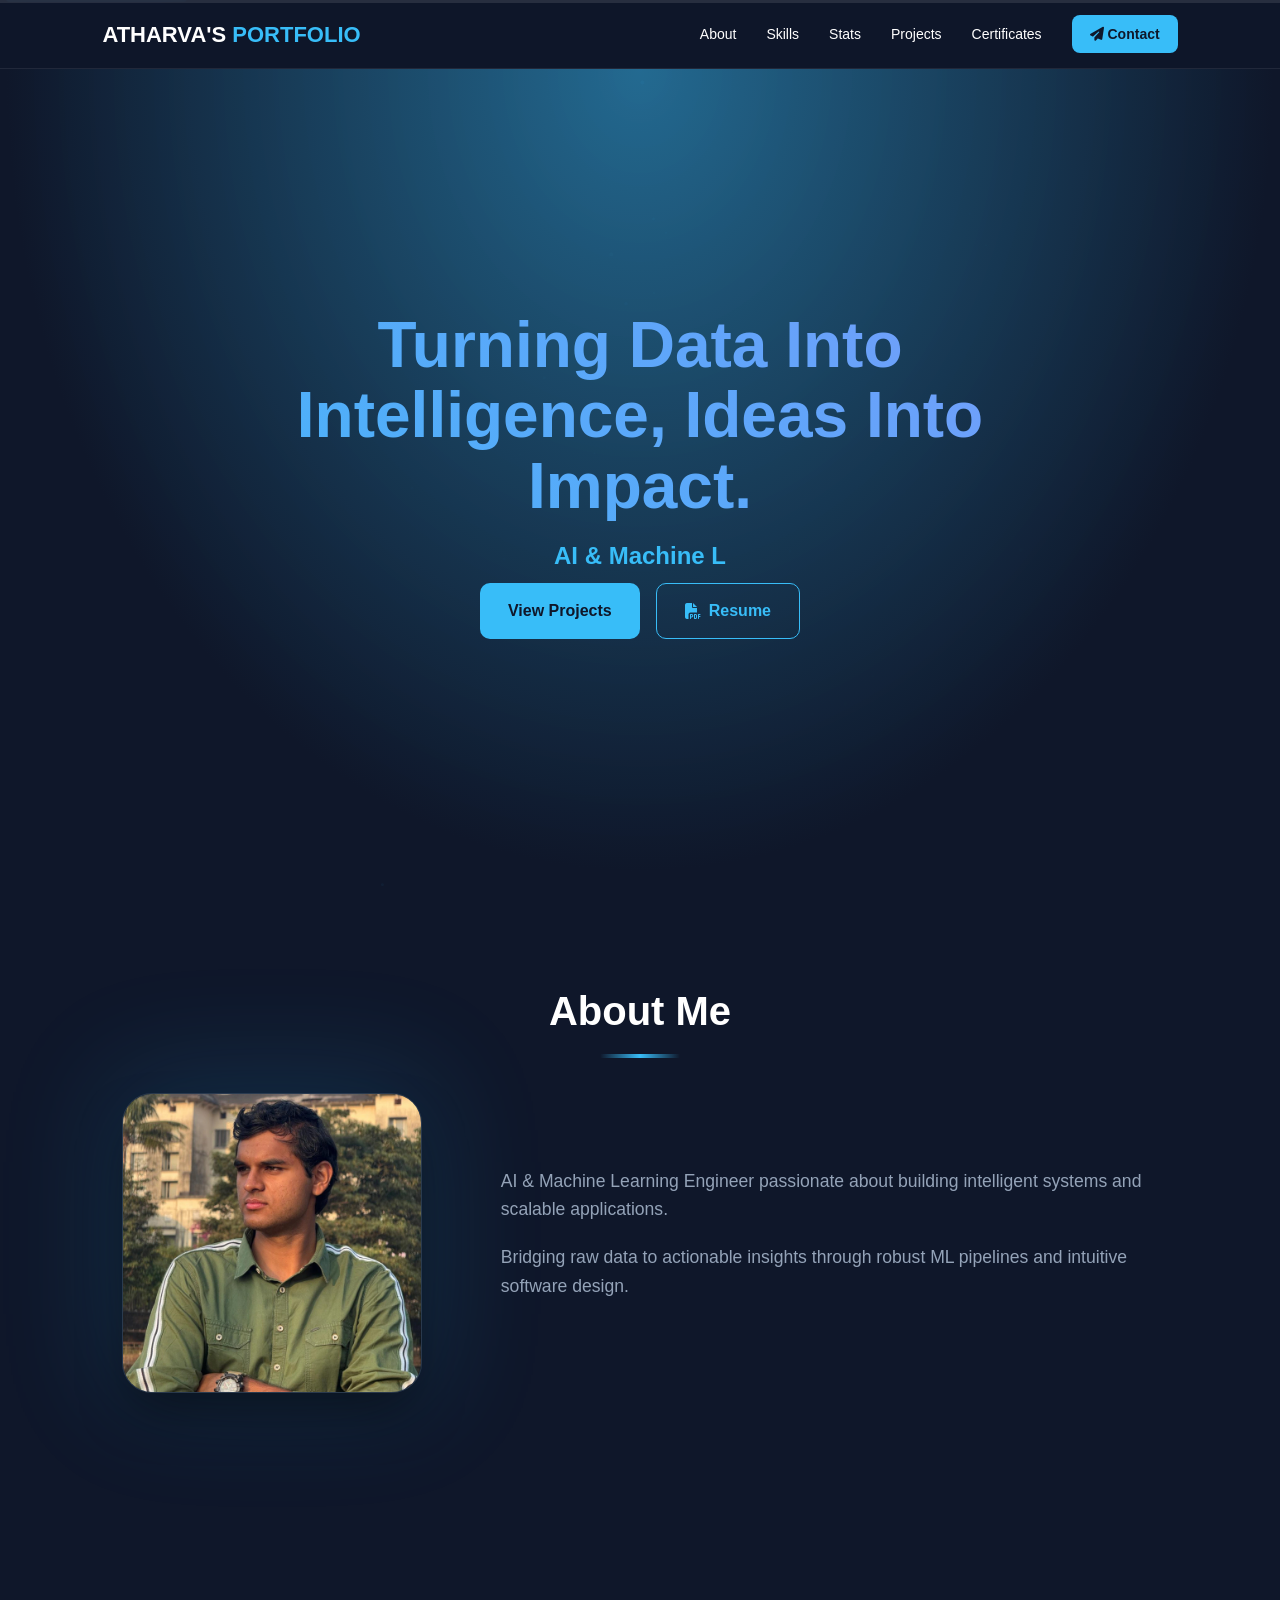
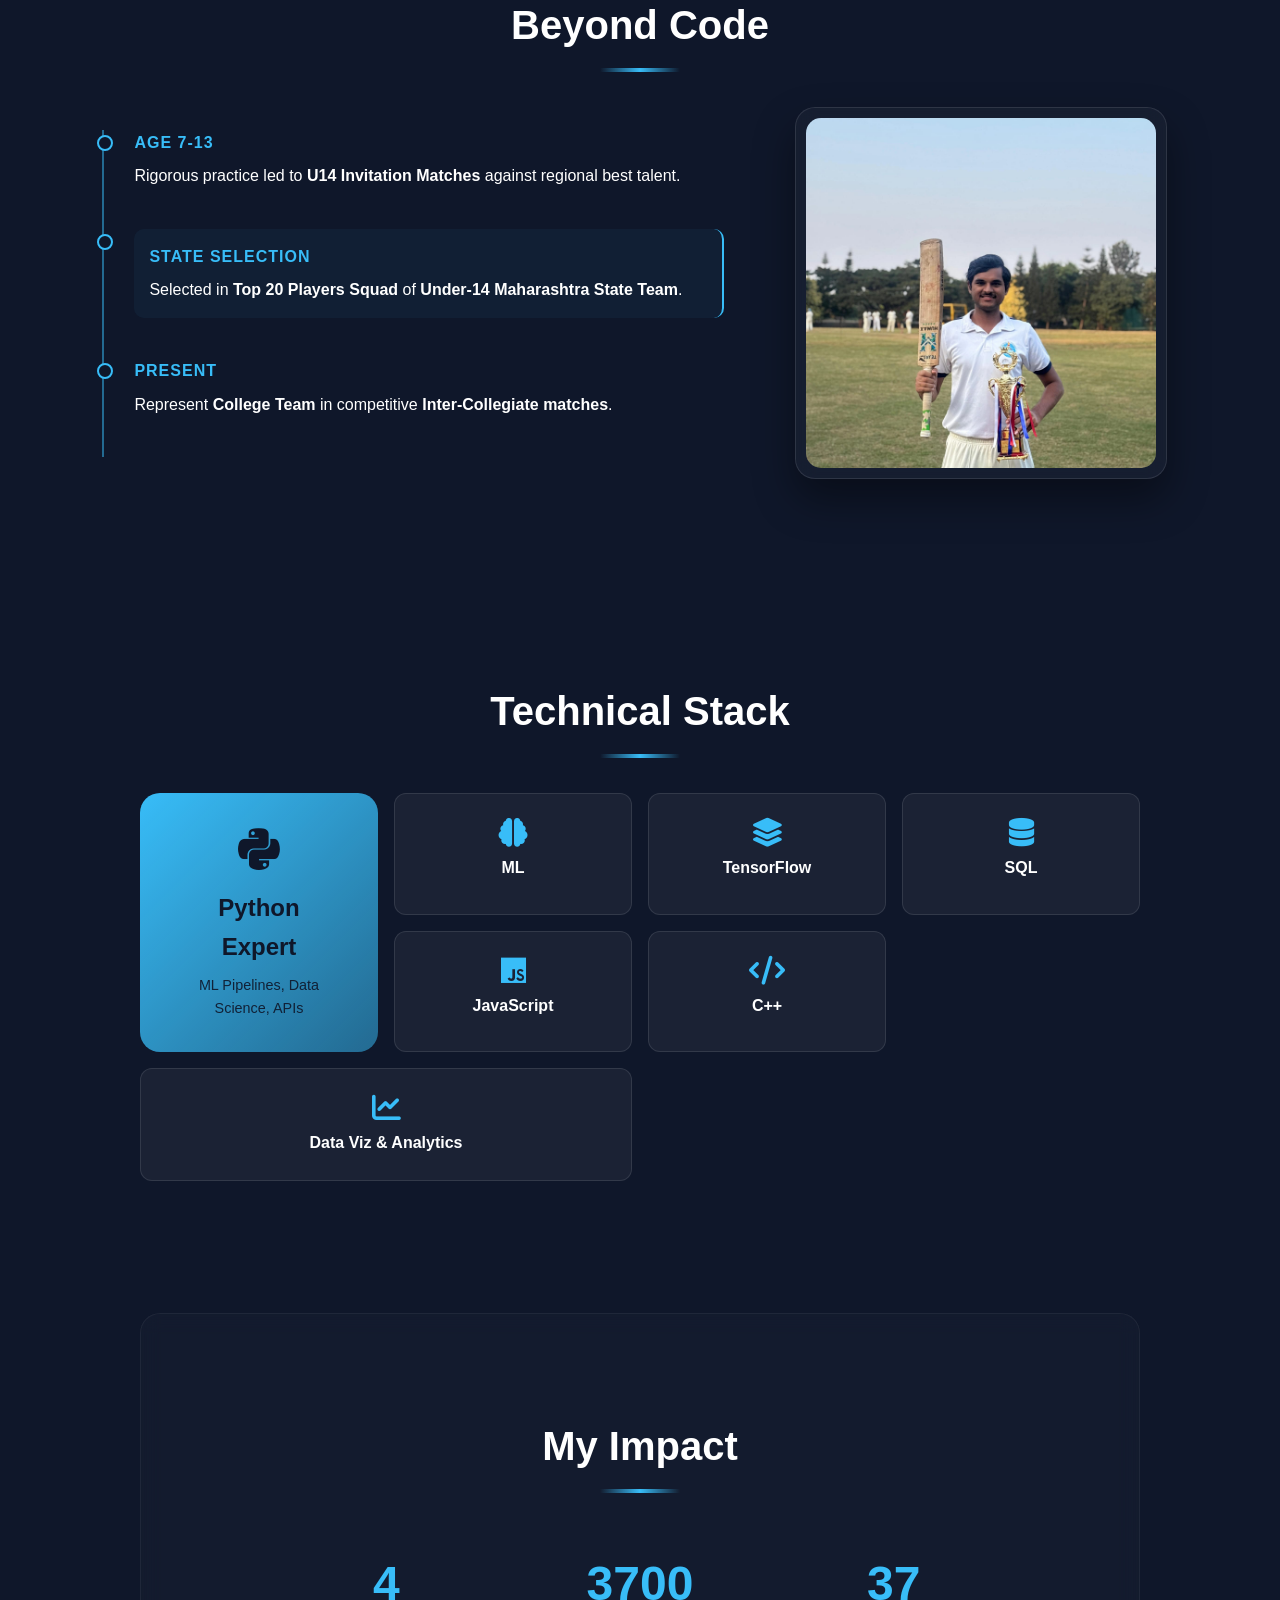
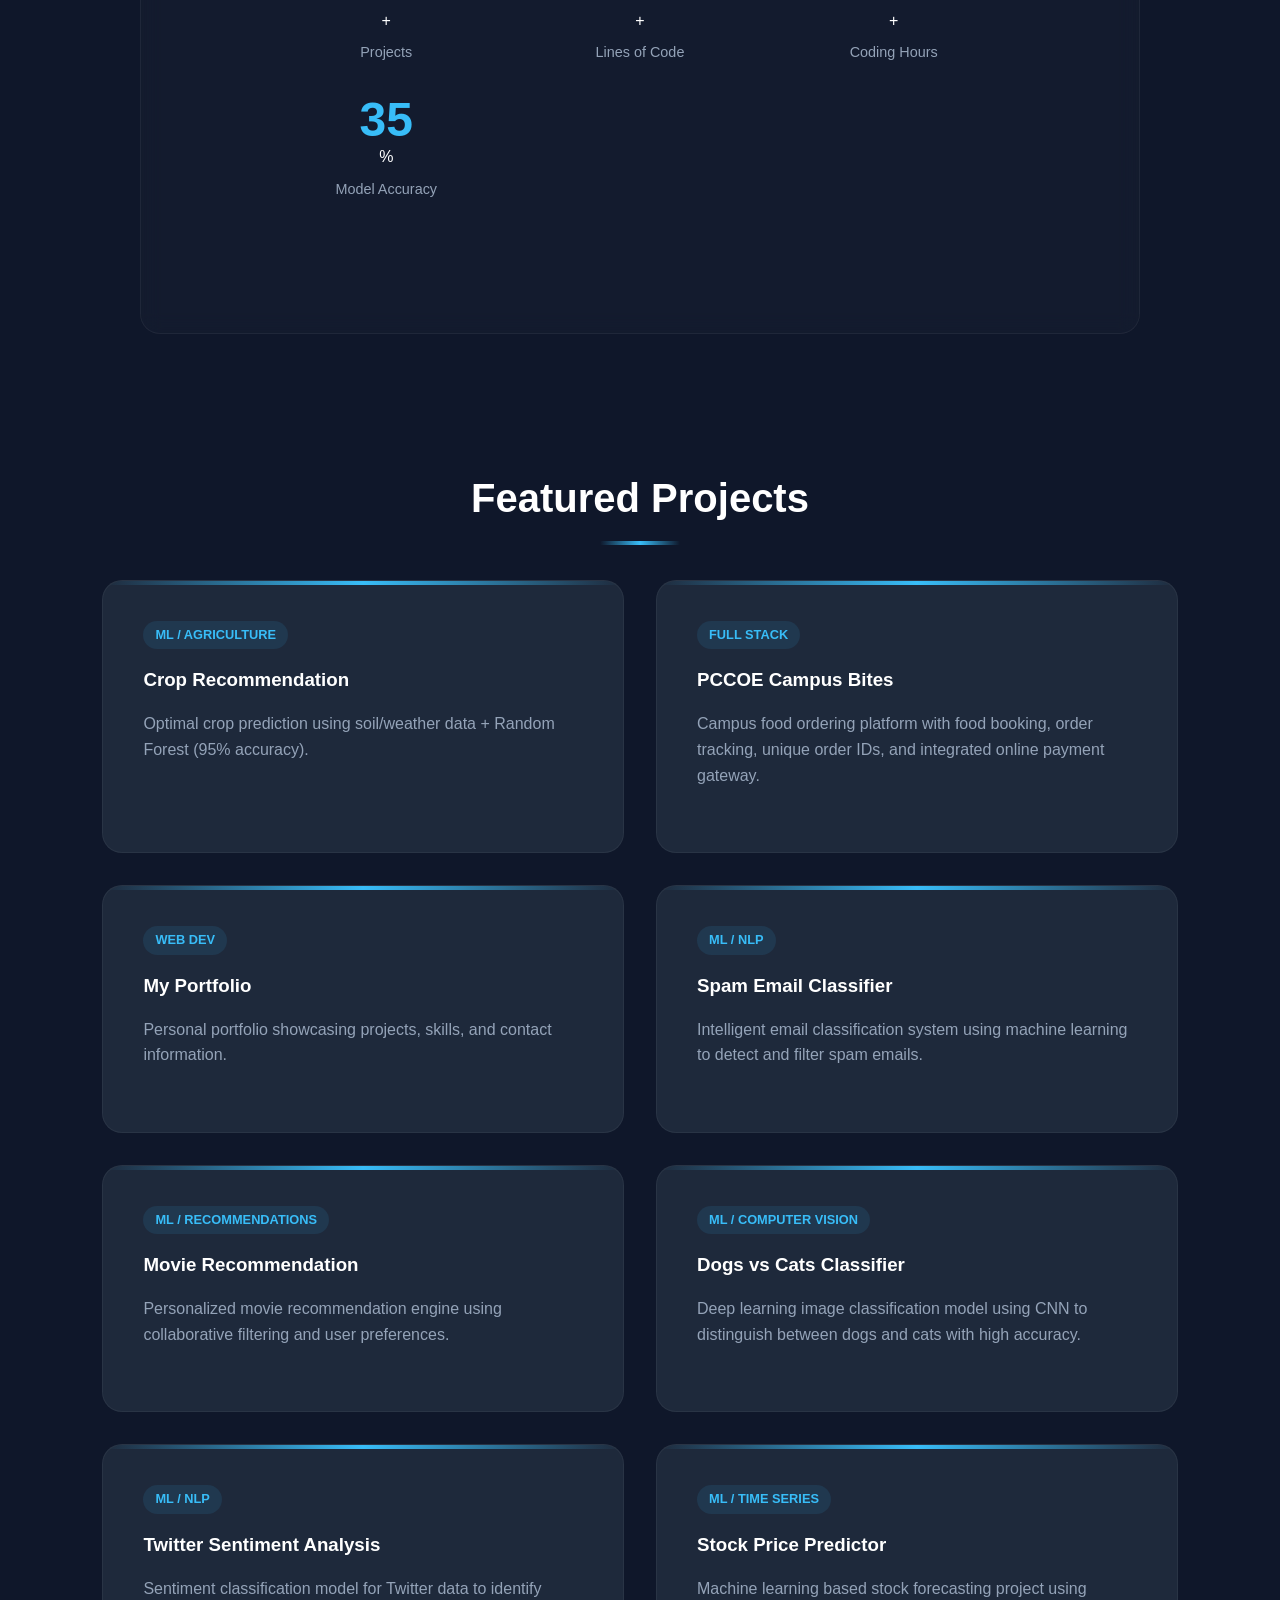
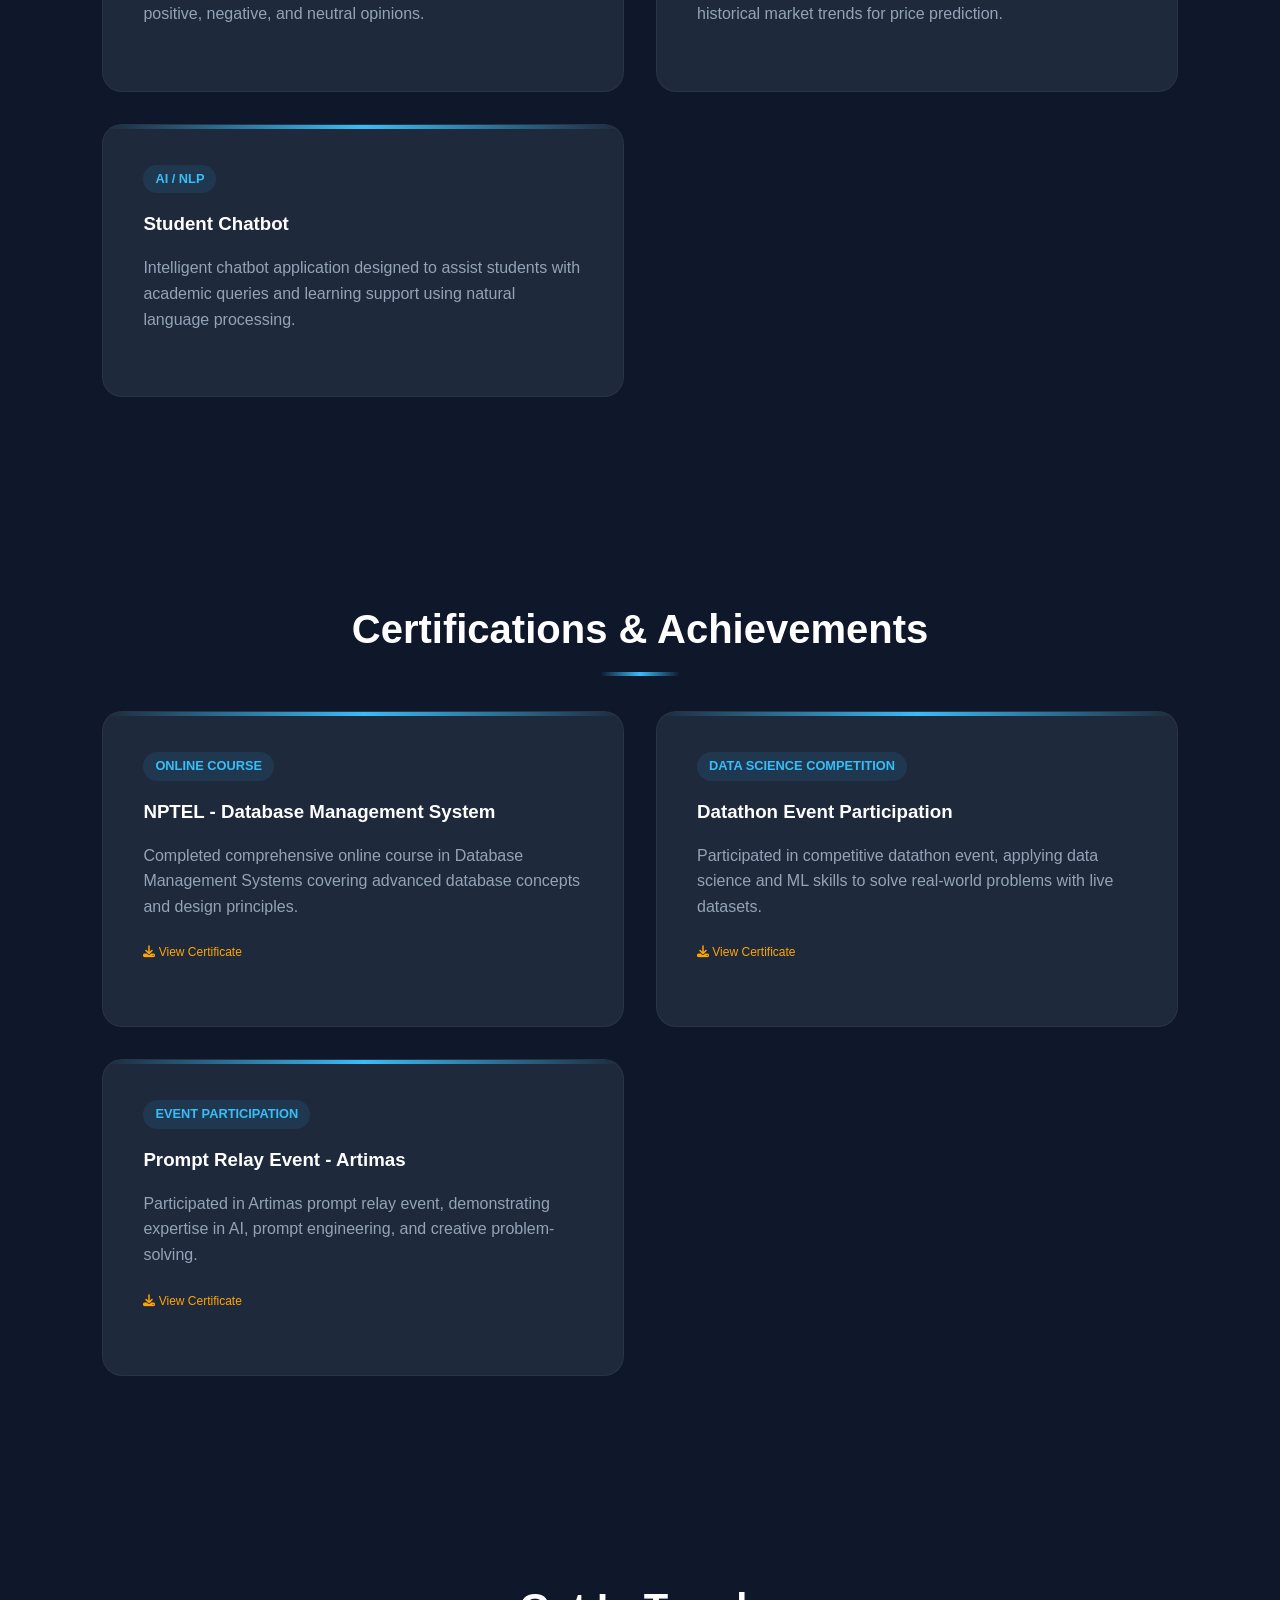
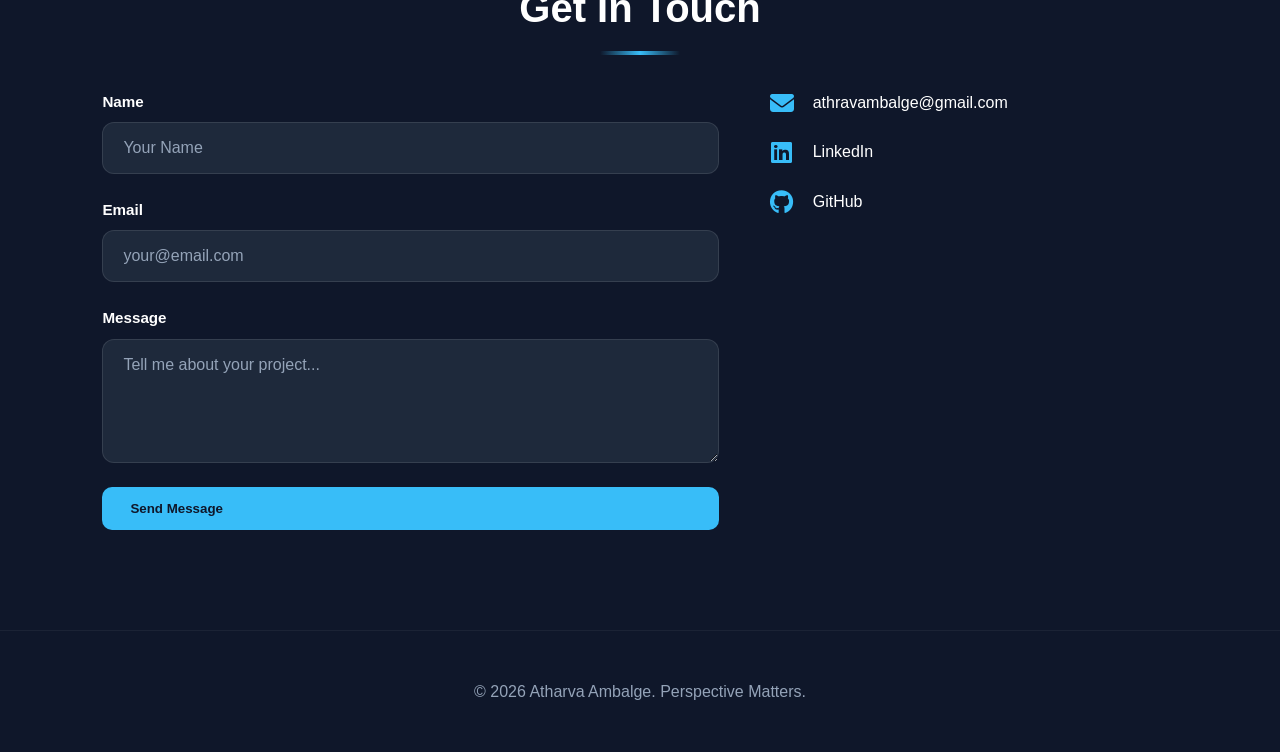
<file: index.html>
<!DOCTYPE html>
<html lang="en">
<head>
    <meta charset="UTF-8">
    <meta name="viewport" content="width=device-width, initial-scale=1.0">
    <meta name="description" content="Atharva Ambalge - AI & ML Engineer | Building intelligent systems with Python, TensorFlow, and modern web technologies.">
    <meta property="og:title" content="Atharva Ambalge | AI & ML Engineer">
    <meta property="og:description" content="Passionate about AI, ML, and solving real-world problems with data-driven solutions.">
    <meta property="og:image" content="atharva.jpeg">
    <title>Atharva Ambalge | AI & ML Engineer</title>
    <link rel="stylesheet" href="https://cdnjs.cloudflare.com/ajax/libs/font-awesome/6.5.1/css/all.min.css">
    <link rel="stylesheet" href="portfolio.css">
</head>
<body>
    <!-- Scroll Progress Bar -->
    <div class="progress-bar"><div class="progress"></div></div>
    
    <!-- Skip link -->
    <a href="#main-content" class="skip-link">Skip to main content</a>

    <!-- Particles Canvas -->
    <canvas id="particles"></canvas>

    <!-- Mobile nav toggle -->
    <input type="checkbox" id="nav-toggle" class="nav-toggle">
    
    <nav>
        <div class="logo">ATHARVA'S<span> PORTFOLIO</span></div>
        <div class="links">
            <a href="#about">About</a>
            <a href="#skills">Skills</a>
            <a href="#stats">Stats</a>
            <a href="#projects">Projects</a>
            <a href="#certificates">Certificates</a>
            <a href="#contact" class="btn-sm"><i class="fa-solid fa-paper-plane"></i> Contact</a>
        </div>
        <label for="nav-toggle" class="hamburger">
            <span></span><span></span><span></span>
        </label>
    </nav>

    <header class="hero">
        <div class="hero-content">
            <h1>Turning Data Into Intelligence, Ideas Into Impact.</h1>
            <p id="typewriter-text" aria-live="polite"></p>
            <div class="hero-btns">
                <a href="#projects" class="btn-primary">View Projects</a>
                <a href="resume.html" class="btn-secondary" target="_blank"><i class="fa-solid fa-file-pdf"></i> Resume</a>
            </div>
        </div>
    </header>

    <main id="main-content">
        <section id="about" class="fade-in">
            <h2>About Me</h2>
            <div class="about-container">
                <div class="about-image">
                    <img src="atharva.jpeg" alt="Atharva Ambalge, AI & ML Engineer" loading="lazy">
                </div>
                <div class="about-content">
                    <p class="about-text">AI & Machine Learning Engineer passionate about building intelligent systems and scalable applications.</p>
                    <p class="about-text">Bridging raw data to actionable insights through robust ML pipelines and intuitive software design.</p>
                </div>
            </div>
        </section>

        <section id="cricket" class="fade-in">
            <h2>Beyond Code</h2>
            <div class="cricket-container">
                <div class="cricket-content">
                    <div class="timeline-item">
                        <div class="timeline-year">Age 7-13</div>
                        <p>Rigorous practice led to <strong>U14 Invitation Matches</strong> against regional best talent.</p>
                    </div>
                    <div class="timeline-item highlight">
                        <div class="timeline-year">State Selection</div>
                        <p>Selected in <strong>Top 20 Players Squad</strong> of <strong>Under-14 Maharashtra State Team</strong>.</p>
                    </div>
                    <div class="timeline-item">
                        <div class="timeline-year">Present</div>
                        <p>Represent <strong>College Team</strong> in competitive <strong>Inter-Collegiate matches</strong>.</p>
                    </div>
                </div>
                <div class="cricket-image">
                    <div class="glass-frame">
                        <img src="atharva1.jpeg" alt="Atharva cricket journey" loading="lazy">
                    </div>
                </div>
            </div>
        </section>

        <section id="skills" class="fade-in">
            <h2>Technical Stack</h2>
            
            <div class="skills-bento">
                <div class="skills-hero">
                    <i class="fa-brands fa-python"></i>
                    <h3>Python<br>Expert</h3>
                    <p>ML Pipelines, Data Science, APIs</p>
                </div>
                <div class="skill-item"><i class="fa-solid fa-brain"></i><span>ML</span></div>
                <div class="skill-item"><i class="fa-solid fa-layer-group"></i><span>TensorFlow</span></div>
                <div class="skill-item"><i class="fa-solid fa-database"></i><span>SQL</span></div>
                <div class="skill-item"><i class="fa-brands fa-js"></i><span>JavaScript</span></div>
                <div class="skill-item"><i class="fa-solid fa-code"></i><span>C++</span></div>
                <div class="skill-item skills-span-2">
                    <i class="fa-solid fa-chart-line"></i>
                    <span>Data Viz & Analytics</span>
                </div>
            </div>
        </section>

        
        <section id="stats" class="fade-in stats-section">
            <h2>My Impact</h2>
            <div class="stats-grid">
                <div class="stat-item">
                    <span id="projects-count">0</span>+
                    <div>Projects</div>
                </div>
                <div class="stat-item">
                    <span id="lines-count">0</span>+
                    <div>Lines of Code</div>
                </div>
                <div class="stat-item">
                    <span id="hours-count">0</span>+
                    <div>Coding Hours</div>
                </div>
                <div class="stat-item">
                    <span id="accuracy-count">0</span>%
                    <div>Model Accuracy</div>
                </div>
            </div>
        </section>

        <section id="projects" class="fade-in">
            <h2>Featured Projects</h2>
            <div class="grid-container">
                <a href="https://github.com/athravambalge-boop/Crop-Recommendation-System-ML" target="_blank" rel="noopener" class="card" tabindex="0">
                    <div class="card-tag">ML / Agriculture</div>
                    <h3>Crop Recommendation</h3>
                    <p>Optimal crop prediction using soil/weather data + Random Forest (95% accuracy).</p>
                </a>
                <a href="https://github.com/athravambalge-boop/FSDProject" target="_blank" rel="noopener" class="card" tabindex="0">
                    <div class="card-tag">Full Stack</div>
                    <h3>PCCOE Campus Bites</h3>
                    <p>Campus food ordering platform with food booking, order tracking, unique order IDs, and integrated online payment gateway.</p>
                </a>
                <a href="https://github.com/athravambalge-boop/My-Portfolio" target="_blank" rel="noopener" class="card" tabindex="0">
                    <div class="card-tag">Web Dev</div>
                    <h3>My Portfolio</h3>
                    <p>Personal portfolio showcasing projects, skills, and contact information.</p>
                </a>
                <a href="https://github.com/athravambalge-boop/Spam-Email-Classifier-Using-ML" target="_blank" rel="noopener" class="card" tabindex="0">
                    <div class="card-tag">ML / NLP</div>
                    <h3>Spam Email Classifier</h3>
                    <p>Intelligent email classification system using machine learning to detect and filter spam emails.</p>
                </a>
                <a href="https://github.com/athravambalge-boop/Movie-Recommendation-System" target="_blank" rel="noopener" class="card" tabindex="0">
                    <div class="card-tag">ML / Recommendations</div>
                    <h3>Movie Recommendation</h3>
                    <p>Personalized movie recommendation engine using collaborative filtering and user preferences.</p>
                </a>
                <a href="https://github.com/athravambalge-boop/Image-Classifier-ML" target="_blank" rel="noopener" class="card" tabindex="0">
                    <div class="card-tag">ML / Computer Vision</div>
                    <h3>Dogs vs Cats Classifier</h3>
                    <p>Deep learning image classification model using CNN to distinguish between dogs and cats with high accuracy.</p>
                </a>
                <a href="https://github.com/athravambalge-boop/Sentiment-Analysis-Twitter" target="_blank" rel="noopener" class="card" tabindex="0">
                    <div class="card-tag">ML / NLP</div>
                    <h3>Twitter Sentiment Analysis</h3>
                    <p>Sentiment classification model for Twitter data to identify positive, negative, and neutral opinions.</p>
                </a>
                <a href="https://github.com/athravambalge-boop/Stock-Price-Predictor" target="_blank" rel="noopener" class="card" tabindex="0">
                    <div class="card-tag">ML / Time Series</div>
                    <h3>Stock Price Predictor</h3>
                    <p>Machine learning based stock forecasting project using historical market trends for price prediction.</p>
                </a>
                <a href="https://github.com/athravambalge-boop/Chatbot" target="_blank" rel="noopener" class="card" tabindex="0">
                    <div class="card-tag">AI / NLP</div>
                    <h3>Student Chatbot</h3>
                    <p>Intelligent chatbot application designed to assist students with academic queries and learning support using natural language processing.</p>
                </a>
            </div>
        </section>

        <section id="certificates" class="fade-in">
            <h2>Certifications & Achievements</h2>
            <div class="grid-container">
                <a href="NPTEL RESULT (1).pdf" target="_blank" rel="noopener" class="card" tabindex="0">
                    <div class="card-tag">Online Course</div>
                    <h3>NPTEL - Database Management System</h3>
                    <p>Completed comprehensive online course in Database Management Systems covering advanced database concepts and design principles.</p>
                    <p style="margin-top: 10px; color: #ffa500; font-size: 12px;"><i class="fa-solid fa-download"></i> View Certificate</p>
                </a>
                <a href="Atharva_Ambalge_Certificate.pdf" target="_blank" rel="noopener" class="card" tabindex="0">
                    <div class="card-tag">Data Science Competition</div>
                    <h3>Datathon Event Participation</h3>
                    <p>Participated in competitive datathon event, applying data science and ML skills to solve real-world problems with live datasets.</p>
                    <p style="margin-top: 10px; color: #ffa500; font-size: 12px;"><i class="fa-solid fa-download"></i> View Certificate</p>
                </a>
                <a href="Artimas.jpeg" target="_blank" rel="noopener" class="card" tabindex="0">
                    <div class="card-tag">Event Participation</div>
                    <h3>Prompt Relay Event - Artimas</h3>
                    <p>Participated in Artimas prompt relay event, demonstrating expertise in AI, prompt engineering, and creative problem-solving.</p>
                    <p style="margin-top: 10px; color: #ffa500; font-size: 12px;"><i class="fa-solid fa-download"></i> View Certificate</p>
                </a>
            </div>
        </section>

        <section id="contact" class="fade-in">
            <h2>Get In Touch</h2>
            <div class="contact-container">
                <form action="https://formspree.io/f/xjgajobz" method="POST" class="contact-form">
                    <div class="form-group">
                        <label for="user-name">Name</label>
                        <input id="user-name" type="text" name="name" placeholder="Your Name" required>
                    </div>
                    <div class="form-group">
                        <label for="user-email">Email</label>
                        <input id="user-email" type="email" name="_replyto" placeholder="your@email.com" required>
                    </div>
                    <div class="form-group">
                        <label for="user-message">Message</label>
                        <textarea id="user-message" name="message" rows="5" placeholder="Tell me about your project..." required></textarea>
                    </div>
                    <button type="submit" class="btn-primary">Send Message</button>
                </form>

                <div class="contact-info">
                    <div class="info-item">
                        <i class="fa-solid fa-envelope"></i>
                        <a href="https://mail.google.com/mail/?view=cm&fs=1&to=athravambalge@gmail.com" target="_blank">athravambalge@gmail.com</a>
                    </div>
                    <div class="info-item">
                        <i class="fa-brands fa-linkedin"></i>
                        <a href="https://www.linkedin.com/in/atharva-ambalge-69ab14328/" target="_blank">LinkedIn</a>
                    </div>
                    <div class="info-item">
                        <i class="fa-brands fa-github"></i>
                        <a href="https://github.com/athravambalge-boop" target="_blank">GitHub</a>
                    </div>
                </div>
            </div>
        </section>
    </main>

    <footer>
        <p>© 2026 Atharva Ambalge. Perspective Matters.</p>
    </footer>

    <script src="portfolio.js"></script>
</body>
</html>
</file>
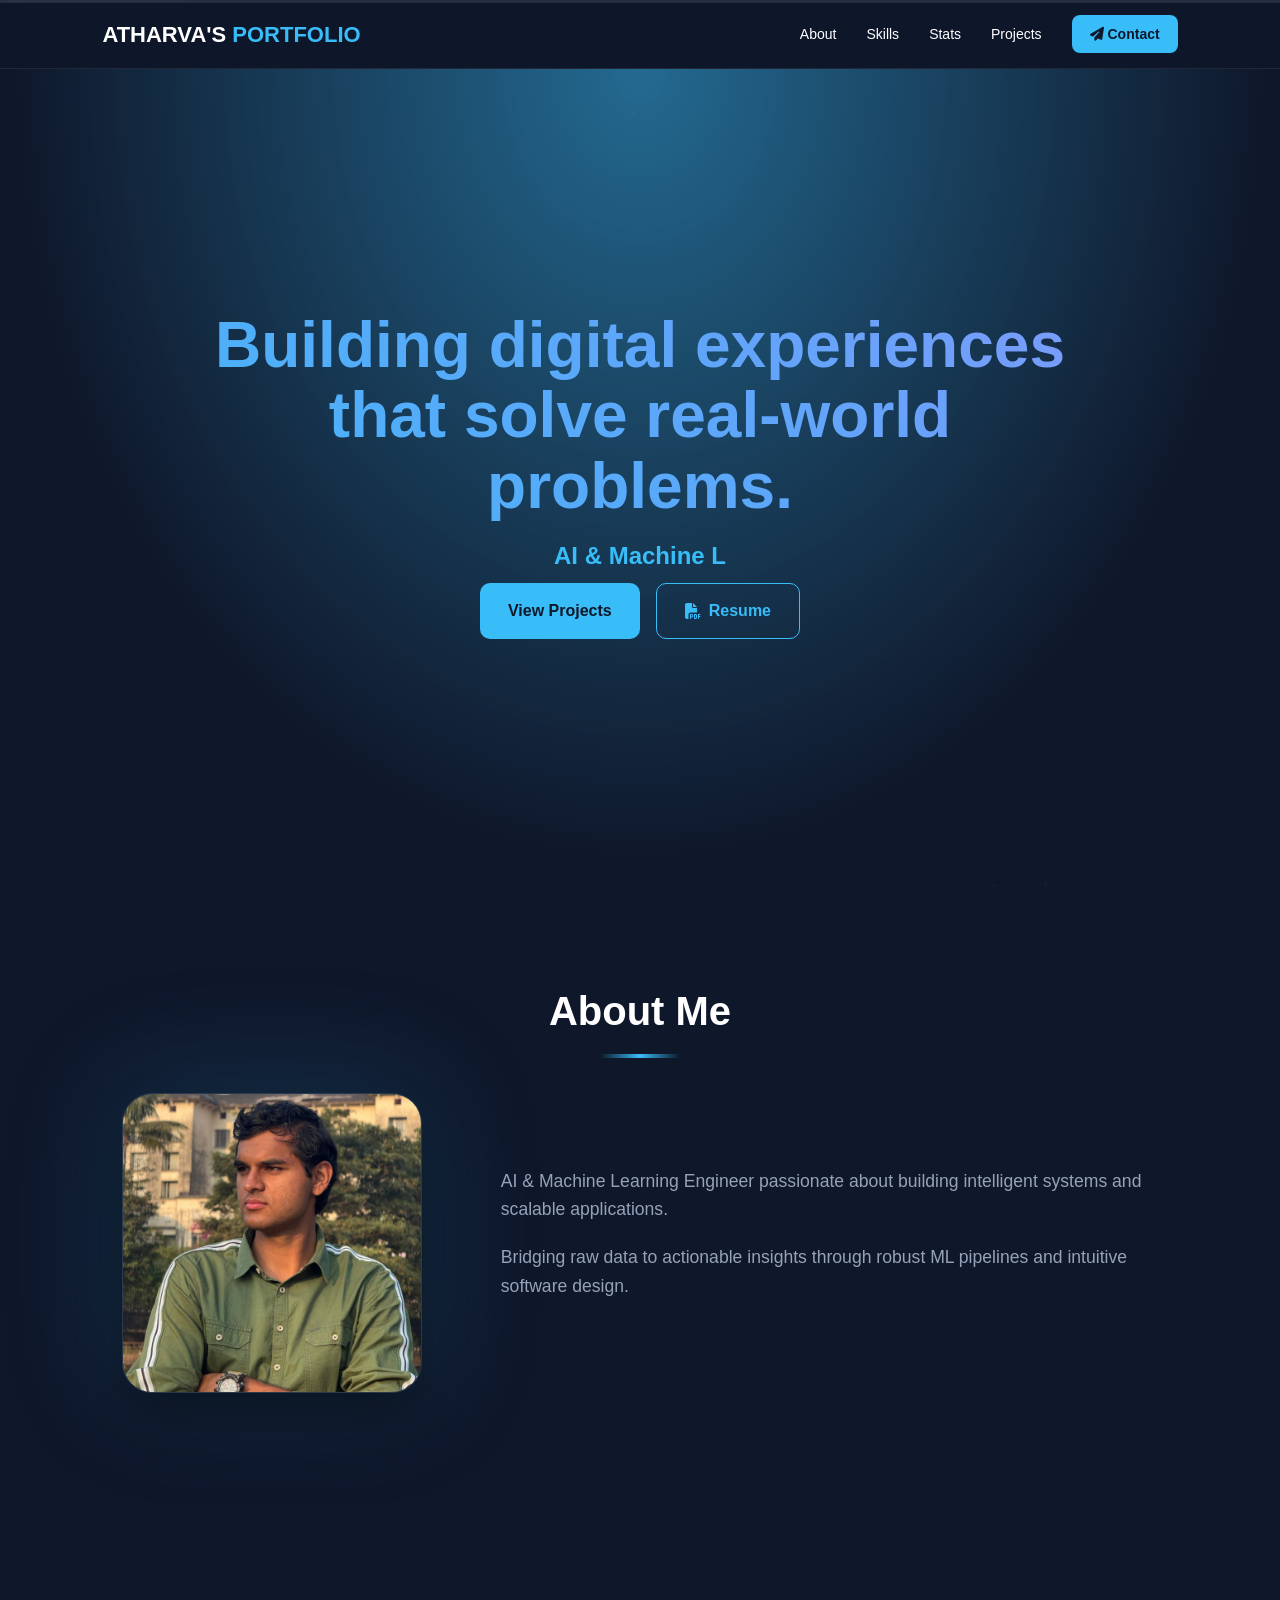
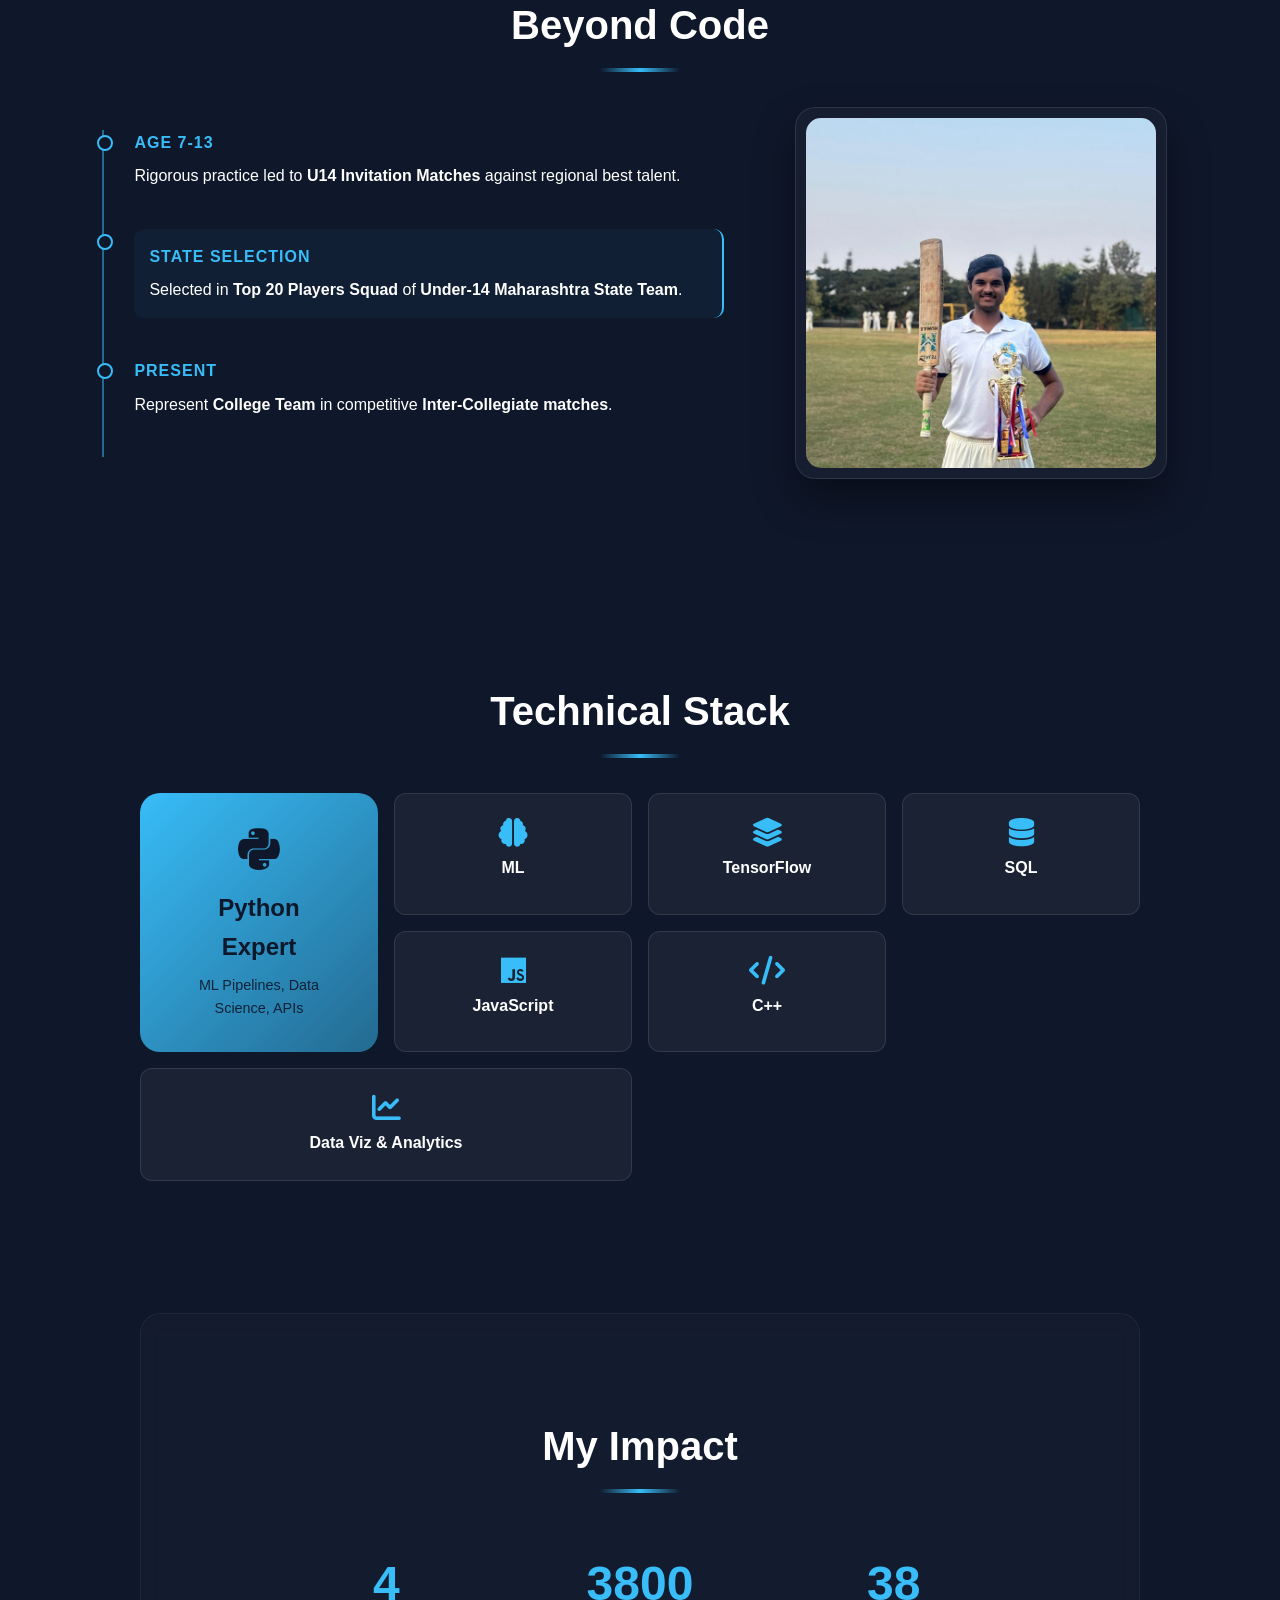
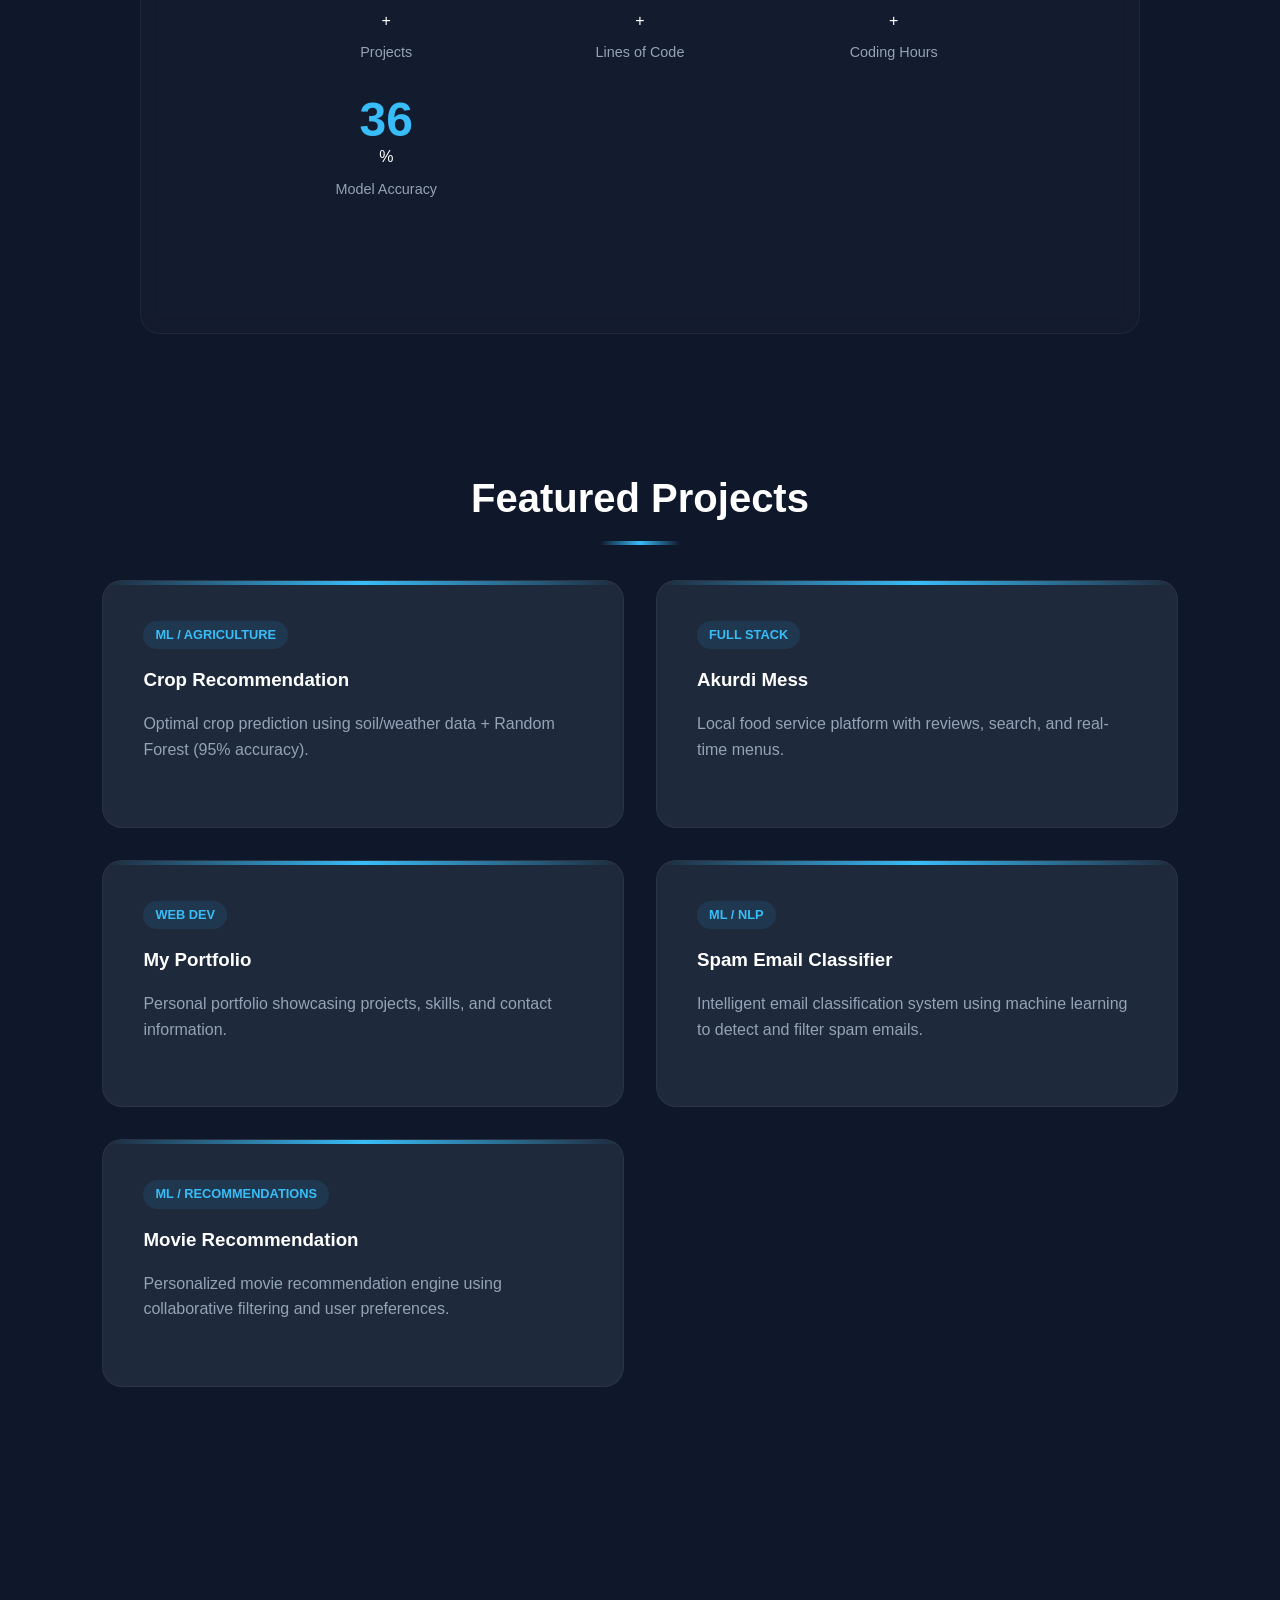
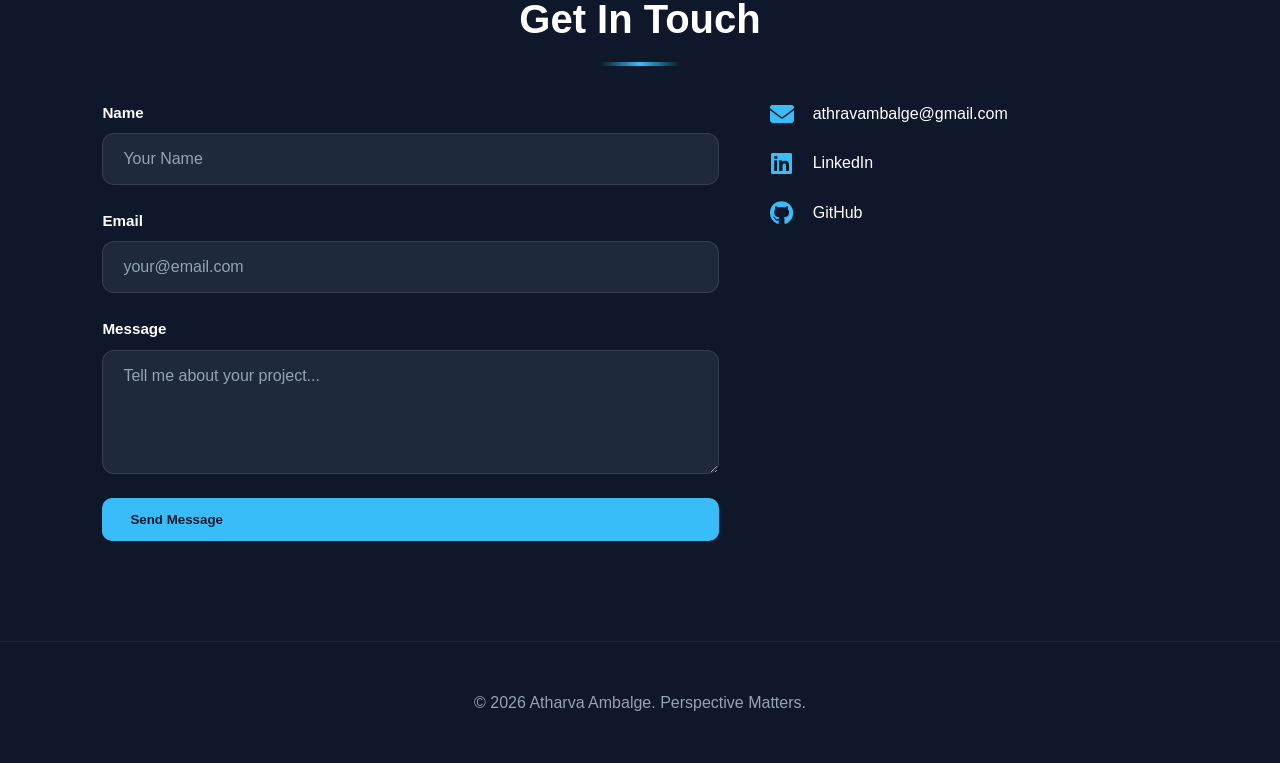
<file: portfolio.html>
<!DOCTYPE html>
<html lang="en">
<head>
    <meta charset="UTF-8">
    <meta name="viewport" content="width=device-width, initial-scale=1.0">
    <meta name="description" content="Atharva Ambalge - AI & ML Engineer | Building intelligent systems with Python, TensorFlow, and modern web technologies.">
    <meta property="og:title" content="Atharva Ambalge | AI & ML Engineer">
    <meta property="og:description" content="Passionate about AI, ML, and solving real-world problems with data-driven solutions.">
    <meta property="og:image" content="atharva.jpeg">
    <title>Atharva Ambalge | AI & ML Engineer</title>
    <link rel="stylesheet" href="https://cdnjs.cloudflare.com/ajax/libs/font-awesome/6.5.1/css/all.min.css">
    <link rel="stylesheet" href="portfolio.css">
</head>
<body>
    <!-- Scroll Progress Bar -->
    <div class="progress-bar"><div class="progress"></div></div>
    
    <!-- Skip link -->
    <a href="#main-content" class="skip-link">Skip to main content</a>

    <!-- Particles Canvas -->
    <canvas id="particles"></canvas>

    <!-- Mobile nav toggle -->
    <input type="checkbox" id="nav-toggle" class="nav-toggle">
    
    <nav>
        <div class="logo">ATHARVA'S<span> PORTFOLIO</span></div>
        <div class="links">
            <a href="#about">About</a>
            <a href="#skills">Skills</a>
            <a href="#stats">Stats</a>
            <a href="#projects">Projects</a>
            <a href="#contact" class="btn-sm"><i class="fa-solid fa-paper-plane"></i> Contact</a>
        </div>
        <label for="nav-toggle" class="hamburger">
            <span></span><span></span><span></span>
        </label>
    </nav>

    <header class="hero">
        <div class="hero-content">
            <h1>Building digital experiences that solve real-world problems.</h1>
            <p id="typewriter-text" aria-live="polite"></p>
            <div class="hero-btns">
                <a href="#projects" class="btn-primary">View Projects</a>
                <a href="resume.html" class="btn-secondary" target="_blank"><i class="fa-solid fa-file-pdf"></i> Resume</a>
            </div>
        </div>
    </header>

    <main id="main-content">
        <section id="about" class="fade-in">
            <h2>About Me</h2>
            <div class="about-container">
                <div class="about-image">
                    <img src="atharva.jpeg" alt="Atharva Ambalge, AI & ML Engineer" loading="lazy">
                </div>
                <div class="about-content">
                    <p class="about-text">AI & Machine Learning Engineer passionate about building intelligent systems and scalable applications.</p>
                    <p class="about-text">Bridging raw data to actionable insights through robust ML pipelines and intuitive software design.</p>
                </div>
            </div>
        </section>

        <section id="cricket" class="fade-in">
            <h2>Beyond Code</h2>
            <div class="cricket-container">
                <div class="cricket-content">
                    <div class="timeline-item">
                        <div class="timeline-year">Age 7-13</div>
                        <p>Rigorous practice led to <strong>U14 Invitation Matches</strong> against regional best talent.</p>
                    </div>
                    <div class="timeline-item highlight">
                        <div class="timeline-year">State Selection</div>
                        <p>Selected in <strong>Top 20 Players Squad</strong> of <strong>Under-14 Maharashtra State Team</strong>.</p>
                    </div>
                    <div class="timeline-item">
                        <div class="timeline-year">Present</div>
                        <p>Represent <strong>College Team</strong> in competitive <strong>Inter-Collegiate matches</strong>.</p>
                    </div>
                </div>
                <div class="cricket-image">
                    <div class="glass-frame">
                        <img src="atharva1.jpeg" alt="Atharva cricket journey" loading="lazy">
                    </div>
                </div>
            </div>
        </section>

        <section id="skills" class="fade-in">
            <h2>Technical Stack</h2>
            <!-- BENTO GRID SKILLS (2026 TREND) -->
            <div class="skills-bento">
                <div class="skills-hero">
                    <i class="fa-brands fa-python"></i>
                    <h3>Python<br>Expert</h3>
                    <p>ML Pipelines, Data Science, APIs</p>
                </div>
                <div class="skill-item"><i class="fa-solid fa-brain"></i><span>ML</span></div>
                <div class="skill-item"><i class="fa-solid fa-layer-group"></i><span>TensorFlow</span></div>
                <div class="skill-item"><i class="fa-solid fa-database"></i><span>SQL</span></div>
                <div class="skill-item"><i class="fa-brands fa-js"></i><span>JavaScript</span></div>
                <div class="skill-item"><i class="fa-solid fa-code"></i><span>C++</span></div>
                <div class="skill-item skills-span-2">
                    <i class="fa-solid fa-chart-line"></i>
                    <span>Data Viz & Analytics</span>
                </div>
            </div>
        </section>

        <!-- NEW STATS COUNTER SECTION -->
        <section id="stats" class="fade-in stats-section">
            <h2>My Impact</h2>
            <div class="stats-grid">
                <div class="stat-item">
                    <span id="projects-count">0</span>+
                    <div>Projects</div>
                </div>
                <div class="stat-item">
                    <span id="lines-count">0</span>+
                    <div>Lines of Code</div>
                </div>
                <div class="stat-item">
                    <span id="hours-count">0</span>+
                    <div>Coding Hours</div>
                </div>
                <div class="stat-item">
                    <span id="accuracy-count">0</span>%
                    <div>Model Accuracy</div>
                </div>
            </div>
        </section>

        <section id="projects" class="fade-in">
            <h2>Featured Projects</h2>
            <div class="grid-container">
                <a href="https://github.com/athravambalge-boop/Crop-Recommendation-System-ML" target="_blank" rel="noopener" class="card" tabindex="0">
                    <div class="card-tag">ML / Agriculture</div>
                    <h3>Crop Recommendation</h3>
                    <p>Optimal crop prediction using soil/weather data + Random Forest (95% accuracy).</p>
                </a>
                <a href="https://github.com/athravambalge-boop/FSDProject" target="_blank" rel="noopener" class="card" tabindex="0">
                    <div class="card-tag">Full Stack</div>
                    <h3>Akurdi Mess</h3>
                    <p>Local food service platform with reviews, search, and real-time menus.</p>
                </a>
                <a href="https://github.com/athravambalge-boop/My-Portfolio" target="_blank" rel="noopener" class="card" tabindex="0">
                    <div class="card-tag">Web Dev</div>
                    <h3>My Portfolio</h3>
                    <p>Personal portfolio showcasing projects, skills, and contact information.</p>
                </a>
                <a href="https://github.com/athravambalge-boop/Spam-Email-Classifier-Using-ML" target="_blank" rel="noopener" class="card" tabindex="0">
                    <div class="card-tag">ML / NLP</div>
                    <h3>Spam Email Classifier</h3>
                    <p>Intelligent email classification system using machine learning to detect and filter spam emails.</p>
                </a>
                <a href="https://github.com/athravambalge-boop/Movie-Recommendation-System" target="_blank" rel="noopener" class="card" tabindex="0">
                    <div class="card-tag">ML / Recommendations</div>
                    <h3>Movie Recommendation</h3>
                    <p>Personalized movie recommendation engine using collaborative filtering and user preferences.</p>
                </a>
            </div>
        </section>

        <section id="contact" class="fade-in">
            <h2>Get In Touch</h2>
            <div class="contact-container">
                <form action="https://formspree.io/f/xjgajobz" method="POST" class="contact-form">
                    <div class="form-group">
                        <label for="user-name">Name</label>
                        <input id="user-name" type="text" name="name" placeholder="Your Name" required>
                    </div>
                    <div class="form-group">
                        <label for="user-email">Email</label>
                        <input id="user-email" type="email" name="_replyto" placeholder="your@email.com" required>
                    </div>
                    <div class="form-group">
                        <label for="user-message">Message</label>
                        <textarea id="user-message" name="message" rows="5" placeholder="Tell me about your project..." required></textarea>
                    </div>
                    <button type="submit" class="btn-primary">Send Message</button>
                </form>

                <div class="contact-info">
                    <div class="info-item">
                        <i class="fa-solid fa-envelope"></i>
                        <a href="https://mail.google.com/mail/?view=cm&fs=1&to=athravambalge@gmail.com" target="_blank">athravambalge@gmail.com</a>
                    </div>
                    <div class="info-item">
                        <i class="fa-brands fa-linkedin"></i>
                        <a href="https://www.linkedin.com/in/atharva-ambalge-69ab14328/" target="_blank">LinkedIn</a>
                    </div>
                    <div class="info-item">
                        <i class="fa-brands fa-github"></i>
                        <a href="https://github.com/athravambalge-boop" target="_blank">GitHub</a>
                    </div>
                </div>
            </div>
        </section>
    </main>

    <footer>
        <p>© 2026 Atharva Ambalge. Perspective Matters.</p>
    </footer>

    <script src="portfolio.js"></script>
</body>
</html>
</file>
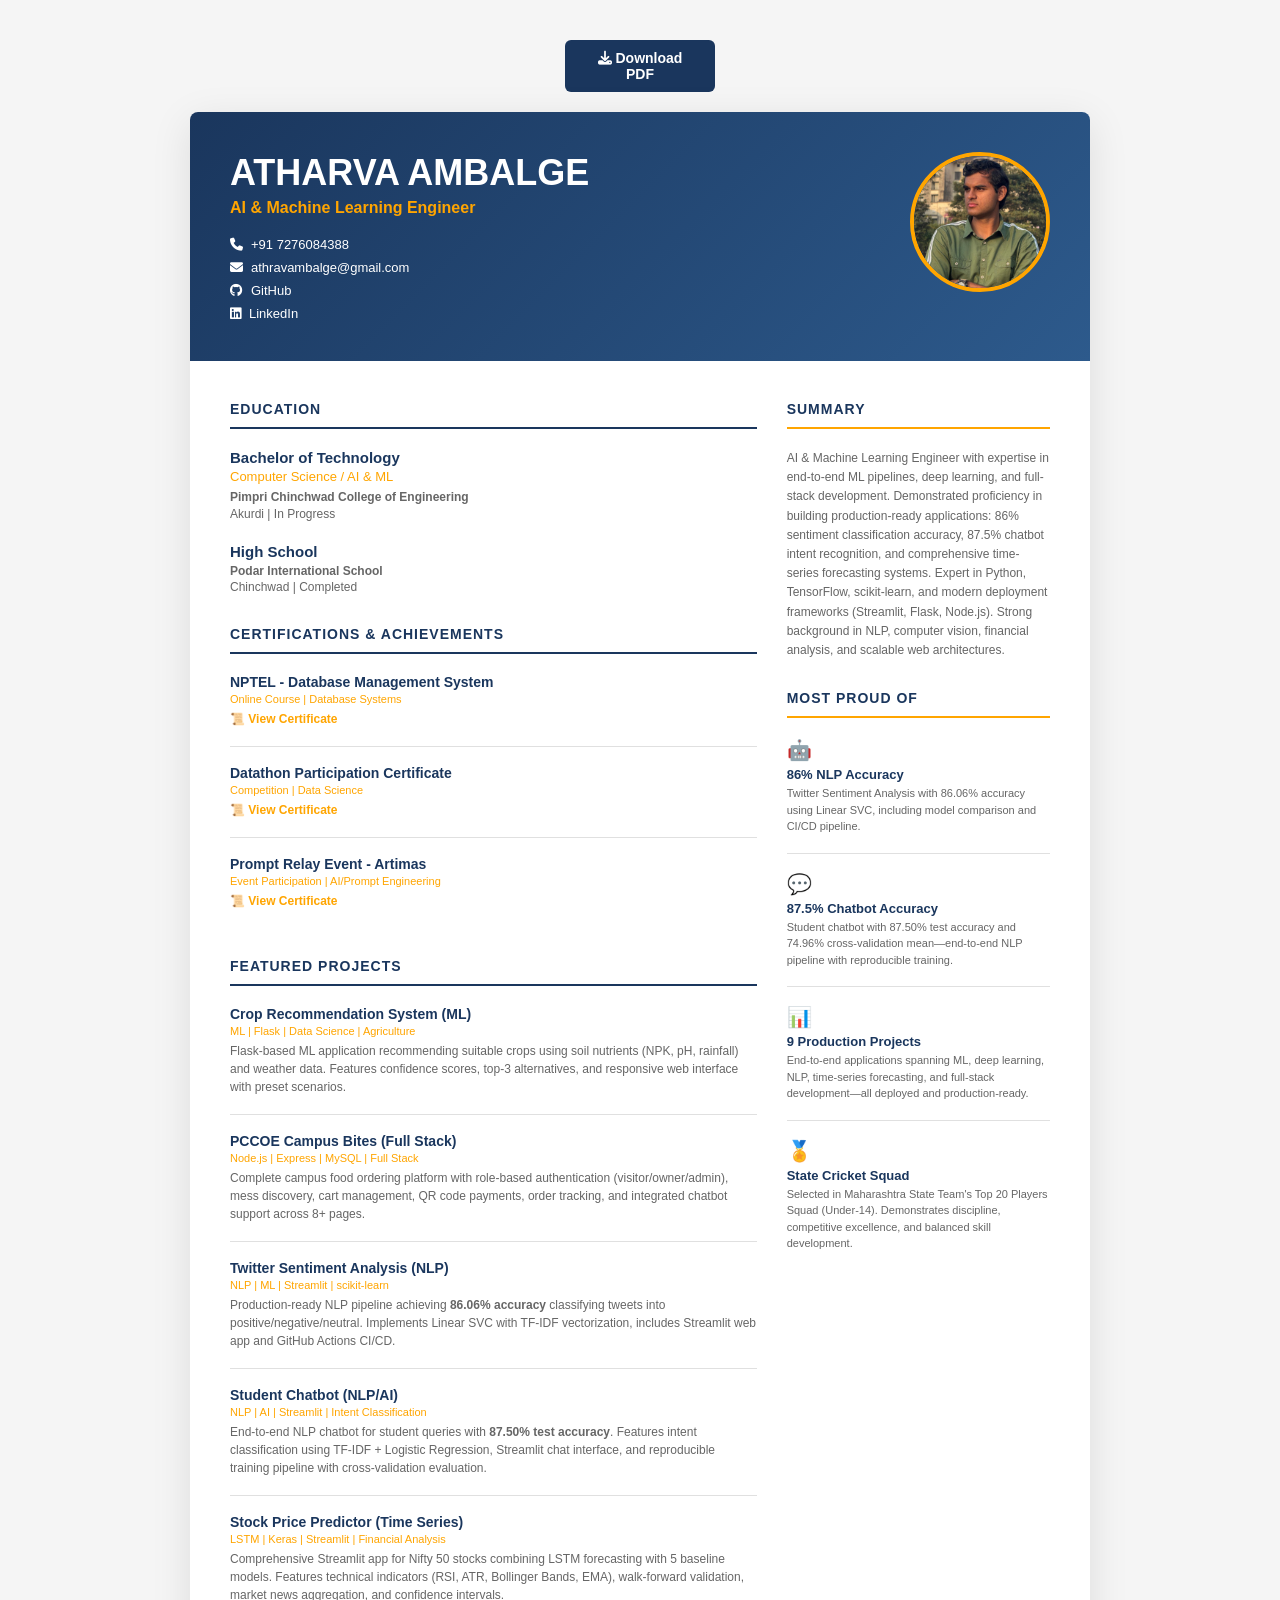
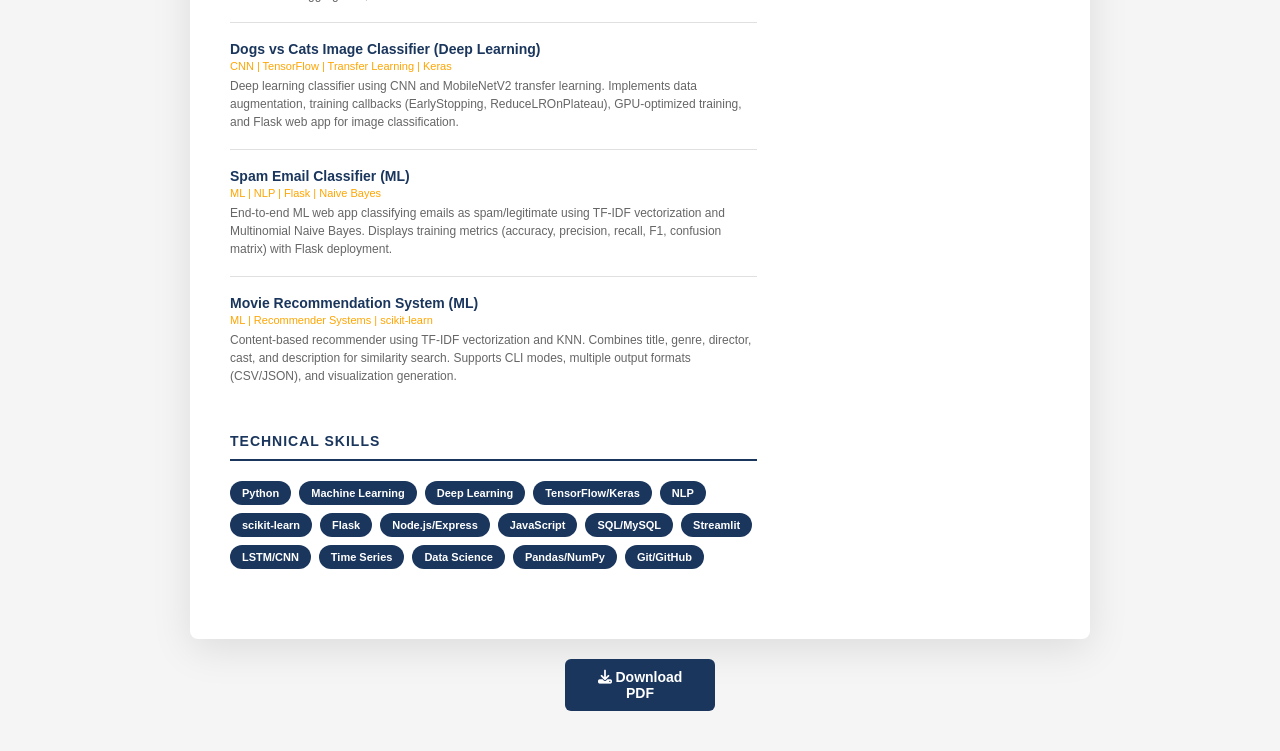
<file: resume.html>
<!DOCTYPE html>
<html lang="en">
<head>
    <meta charset="UTF-8">
    <meta name="viewport" content="width=device-width, initial-scale=1.0">
    <title>Atharva Ambalge - Resume</title>
    <link rel="stylesheet" href="https://cdnjs.cloudflare.com/ajax/libs/font-awesome/6.5.1/css/all.min.css">
    <style>
        * {
            margin: 0;
            padding: 0;
            box-sizing: border-box;
        }

        body {
            font-family: 'Segoe UI', Tahoma, Geneva, Verdana, sans-serif;
            background: #f5f5f5;
            padding: 20px;
        }

        .container {
            max-width: 900px;
            margin: 0 auto;
            background: white;
            box-shadow: 0 10px 40px rgba(0, 0, 0, 0.1);
            border-radius: 8px;
            overflow: hidden;
        }

        .header {
            background: linear-gradient(135deg, #1a365d 0%, #2d5a8c 100%);
            color: white;
            padding: 40px;
            display: flex;
            justify-content: space-between;
            align-items: flex-start;
            gap: 30px;
        }

        .header-content h1 {
            font-size: 36px;
            margin-bottom: 5px;
            font-weight: 700;
        }

        .header-content .title {
            font-size: 16px;
            color: #ffa500;
            margin-bottom: 20px;
            font-weight: 600;
        }

        .header-contact {
            display: flex;
            flex-direction: column;
            gap: 8px;
            font-size: 13px;
        }

        .header-contact a {
            color: white;
            text-decoration: none;
            display: flex;
            align-items: center;
            gap: 8px;
            transition: color 0.3s;
        }

        .header-contact a:hover {
            color: #ffa500;
        }

        .profile-image {
            width: 140px;
            height: 140px;
            border-radius: 50%;
            border: 4px solid #ffa500;
            object-fit: cover;
            flex-shrink: 0;
        }

        .content {
            display: grid;
            grid-template-columns: 2fr 1fr;
            gap: 30px;
            padding: 40px;
        }

        .left-column {}

        .right-column {}

        /* Sections */
        .section h2 {
            font-size: 14px;
            color: #1a365d;
            text-transform: uppercase;
            border-bottom: 2px solid #1a365d;
            padding-bottom: 10px;
            margin-bottom: 20px;
            font-weight: 700;
            letter-spacing: 1px;
        }

        .section-right h2 {
            font-size: 14px;
            color: #1a365d;
            text-transform: uppercase;
            border-bottom: 2px solid #ffa500;
            padding-bottom: 10px;
            margin-bottom: 20px;
            font-weight: 700;
            letter-spacing: 1px;
        }

        .section {
            margin-bottom: 30px;
        }

        .section-right {
            margin-bottom: 30px;
        }

        /* Education */
        .education-item {
            margin-bottom: 20px;
        }

        .education-item h3 {
            font-size: 15px;
            font-weight: 600;
            color: #1a365d;
            margin-bottom: 3px;
        }

        .education-item .subtitle {
            font-size: 13px;
            color: #ffa500;
            font-weight: 500;
            margin-bottom: 5px;
        }

        .education-item .details {
            font-size: 12px;
            color: #666;
            line-height: 1.4;
        }

        /* Projects */
        .project-item {
            margin-bottom: 18px;
            padding-bottom: 18px;
            border-bottom: 1px solid #e0e0e0;
        }

        .project-item:last-child {
            border-bottom: none;
        }

        .project-item h3 {
            font-size: 14px;
            font-weight: 600;
            color: #1a365d;
            margin-bottom: 3px;
        }

        .project-item .tag {
            font-size: 11px;
            color: #ffa500;
            font-weight: 500;
            margin-bottom: 5px;
        }

        .project-item .description {
            font-size: 12px;
            color: #666;
            line-height: 1.5;
        }

        /* Skills */
        .skills-content {
            display: flex;
            flex-wrap: wrap;
            gap: 8px;
        }

        .skill-badge {
            background: #1a365d;
            color: white;
            padding: 6px 12px;
            border-radius: 20px;
            font-size: 11px;
            font-weight: 600;
        }

        /* Summary */
        .summary-text {
            font-size: 12px;
            color: #666;
            line-height: 1.6;
        }

        /* Achievements */
        .achievement-item {
            margin-bottom: 18px;
            padding-bottom: 18px;
            border-bottom: 1px solid #e0e0e0;
        }

        .achievement-item:last-child {
            border-bottom: none;
        }

        .achievement-item .icon {
            font-size: 20px;
            color: #ffa500;
            margin-bottom: 5px;
        }

        .achievement-item h3 {
            font-size: 13px;
            font-weight: 600;
            color: #1a365d;
            margin-bottom: 3px;
        }

        .achievement-item .description {
            font-size: 11px;
            color: #666;
            line-height: 1.5;
        }

        /* Print Styles */
        @media print {
            body {
                background: white;
                padding: 0;
            }

            .container {
                box-shadow: none;
                border-radius: 0;
                max-width: 100%;
            }

            .print-btn {
                display: none;
            }

            .section {
                page-break-inside: avoid;
            }
        }

        .print-btn {
            display: block;
            width: 150px;
            margin: 20px auto;
            padding: 10px 20px;
            background: #1a365d;
            color: white;
            border: none;
            border-radius: 6px;
            cursor: pointer;
            font-size: 14px;
            font-weight: 600;
            transition: background 0.3s;
        }

        .print-btn:hover {
            background: #0f2847;
        }

        @media (max-width: 768px) {
            .header {
                flex-direction: column;
                align-items: center;
                text-align: center;
                padding: 30px;
            }

            .header-contact {
                align-items: center;
            }

            .content {
                grid-template-columns: 1fr;
                padding: 30px 20px;
                gap: 20px;
            }

            .profile-image {
                width: 120px;
                height: 120px;
            }

            .header-content h1 {
                font-size: 28px;
            }
        }
    </style>
</head>
<body>
    <button class="print-btn" onclick="window.print()"><i class="fa-solid fa-download"></i> Download PDF</button>

    <div class="container">
        <!-- Header -->
        <div class="header">
            <div class="header-content">
                <h1>ATHARVA AMBALGE</h1>
                <p class="title">AI & Machine Learning Engineer</p>
                <div class="header-contact">
                    <a href="tel:+917276084388"><i class="fa-solid fa-phone"></i> +91 7276084388</a>
                    <a href="https://mail.google.com/mail/?view=cm&fs=1&to=athravambalge@gmail.com" target="_blank"><i class="fa-solid fa-envelope"></i> athravambalge@gmail.com</a>
                    <a href="https://github.com/athravambalge-boop" target="_blank"><i class="fa-brands fa-github"></i> GitHub</a>
                    <a href="https://www.linkedin.com/in/atharva-ambalge-69ab14328/" target="_blank"><i class="fa-brands fa-linkedin"></i> LinkedIn</a>
                </div>
            </div>
            <img src="atharva.jpeg" alt="Atharva Ambalge" class="profile-image">
        </div>

        <!-- Main Content -->
        <div class="content">
            <!-- LEFT COLUMN -->
            <div class="left-column">
                <!-- Education -->
                <section class="section">
                    <h2>EDUCATION</h2>
                    <div class="education-item">
                        <h3>Bachelor of Technology</h3>
                        <div class="subtitle">Computer Science / AI & ML</div>
                        <div class="details">
                            <strong>Pimpri Chinchwad College of Engineering</strong><br>
                            Akurdi | In Progress
                        </div>
                    </div>
                    <div class="education-item">
                        <h3>High School</h3>
                        <div class="details">
                            <strong>Podar International School</strong><br>
                            Chinchwad | Completed
                        </div>
                    </div>
                </section>

                <!-- Certificates -->
                <section class="section">
                    <h2>CERTIFICATIONS & ACHIEVEMENTS</h2>
                    <div class="project-item">
                        <h3>NPTEL - Database Management System</h3>
                        <div class="tag">Online Course | Database Systems</div>
                        <div class="description">
                            <a href="NPTEL RESULT (1).pdf" target="_blank" style="color: #ffa500; text-decoration: none; font-weight: 600;">📜 View Certificate</a>
                        </div>
                    </div>

                    <div class="project-item">
                        <h3>Datathon Participation Certificate</h3>
                        <div class="tag">Competition | Data Science</div>
                        <div class="description">
                            <a href="Atharva_Ambalge_Certificate.pdf" target="_blank" style="color: #ffa500; text-decoration: none; font-weight: 600;">📜 View Certificate</a>
                        </div>
                    </div>

                    <div class="project-item">
                        <h3>Prompt Relay Event - Artimas</h3>
                        <div class="tag">Event Participation | AI/Prompt Engineering</div>
                        <div class="description">
                            <a href="Artimas.jpeg" target="_blank" style="color: #ffa500; text-decoration: none; font-weight: 600;">📜 View Certificate</a>
                        </div>
                    </div>
                </section>

                <!-- Projects -->
                <section class="section">
                    <h2>FEATURED PROJECTS</h2>

                    <div class="project-item">
                        <h3>Crop Recommendation System (ML)</h3>
                        <div class="tag">ML | Flask | Data Science | Agriculture</div>
                        <div class="description">
                            Flask-based ML application recommending suitable crops using soil nutrients (NPK, pH, rainfall) and weather data. Features confidence scores, top-3 alternatives, and responsive web interface with preset scenarios.
                        </div>
                    </div>

                    <div class="project-item">
                        <h3>PCCOE Campus Bites (Full Stack)</h3>
                        <div class="tag">Node.js | Express | MySQL | Full Stack</div>
                        <div class="description">
                            Complete campus food ordering platform with role-based authentication (visitor/owner/admin), mess discovery, cart management, QR code payments, order tracking, and integrated chatbot support across 8+ pages.
                        </div>
                    </div>

                    <div class="project-item">
                        <h3>Twitter Sentiment Analysis (NLP)</h3>
                        <div class="tag">NLP | ML | Streamlit | scikit-learn</div>
                        <div class="description">
                            Production-ready NLP pipeline achieving <strong>86.06% accuracy</strong> classifying tweets into positive/negative/neutral. Implements Linear SVC with TF-IDF vectorization, includes Streamlit web app and GitHub Actions CI/CD.
                        </div>
                    </div>

                    <div class="project-item">
                        <h3>Student Chatbot (NLP/AI)</h3>
                        <div class="tag">NLP | AI | Streamlit | Intent Classification</div>
                        <div class="description">
                            End-to-end NLP chatbot for student queries with <strong>87.50% test accuracy</strong>. Features intent classification using TF-IDF + Logistic Regression, Streamlit chat interface, and reproducible training pipeline with cross-validation evaluation.
                        </div>
                    </div>

                    <div class="project-item">
                        <h3>Stock Price Predictor (Time Series)</h3>
                        <div class="tag">LSTM | Keras | Streamlit | Financial Analysis</div>
                        <div class="description">
                            Comprehensive Streamlit app for Nifty 50 stocks combining LSTM forecasting with 5 baseline models. Features technical indicators (RSI, ATR, Bollinger Bands, EMA), walk-forward validation, market news aggregation, and confidence intervals.
                        </div>
                    </div>

                    <div class="project-item">
                        <h3>Dogs vs Cats Image Classifier (Deep Learning)</h3>
                        <div class="tag">CNN | TensorFlow | Transfer Learning | Keras</div>
                        <div class="description">
                            Deep learning classifier using CNN and MobileNetV2 transfer learning. Implements data augmentation, training callbacks (EarlyStopping, ReduceLROnPlateau), GPU-optimized training, and Flask web app for image classification.
                        </div>
                    </div>

                    <div class="project-item">
                        <h3>Spam Email Classifier (ML)</h3>
                        <div class="tag">ML | NLP | Flask | Naive Bayes</div>
                        <div class="description">
                            End-to-end ML web app classifying emails as spam/legitimate using TF-IDF vectorization and Multinomial Naive Bayes. Displays training metrics (accuracy, precision, recall, F1, confusion matrix) with Flask deployment.
                        </div>
                    </div>

                    <div class="project-item">
                        <h3>Movie Recommendation System (ML)</h3>
                        <div class="tag">ML | Recommender Systems | scikit-learn</div>
                        <div class="description">
                            Content-based recommender using TF-IDF vectorization and KNN. Combines title, genre, director, cast, and description for similarity search. Supports CLI modes, multiple output formats (CSV/JSON), and visualization generation.
                        </div>
                    </div>
                </section>

                <!-- Skills -->
                <section class="section">
                    <h2>TECHNICAL SKILLS</h2>
                    <div class="skills-content">
                        <span class="skill-badge">Python</span>
                        <span class="skill-badge">Machine Learning</span>
                        <span class="skill-badge">Deep Learning</span>
                        <span class="skill-badge">TensorFlow/Keras</span>
                        <span class="skill-badge">NLP</span>
                        <span class="skill-badge">scikit-learn</span>
                        <span class="skill-badge">Flask</span>
                        <span class="skill-badge">Node.js/Express</span>
                        <span class="skill-badge">JavaScript</span>
                        <span class="skill-badge">SQL/MySQL</span>
                        <span class="skill-badge">Streamlit</span>
                        <span class="skill-badge">LSTM/CNN</span>
                        <span class="skill-badge">Time Series</span>
                        <span class="skill-badge">Data Science</span>
                        <span class="skill-badge">Pandas/NumPy</span>
                        <span class="skill-badge">Git/GitHub</span>
                    </div>
                </section>
            </div>

            <!-- RIGHT COLUMN -->
            <div class="right-column">
                <!-- Summary -->
                <section class="section-right">
                    <h2>SUMMARY</h2>
                    <p class="summary-text">
                        AI & Machine Learning Engineer with expertise in end-to-end ML pipelines, deep learning, and full-stack development. Demonstrated proficiency in building production-ready applications: 86% sentiment classification accuracy, 87.5% chatbot intent recognition, and comprehensive time-series forecasting systems. Expert in Python, TensorFlow, scikit-learn, and modern deployment frameworks (Streamlit, Flask, Node.js). Strong background in NLP, computer vision, financial analysis, and scalable web architectures.
                    </p>
                </section>

                <!-- Most Proud Of -->
                <section class="section-right">
                    <h2>MOST PROUD OF</h2>

                    <div class="achievement-item">
                        <div class="icon">🤖</div>
                        <h3>86% NLP Accuracy</h3>
                        <div class="description">
                            Twitter Sentiment Analysis with 86.06% accuracy using Linear SVC, including model comparison and CI/CD pipeline.
                        </div>
                    </div>

                    <div class="achievement-item">
                        <div class="icon">💬</div>
                        <h3>87.5% Chatbot Accuracy</h3>
                        <div class="description">
                            Student chatbot with 87.50% test accuracy and 74.96% cross-validation mean—end-to-end NLP pipeline with reproducible training.
                        </div>
                    </div>

                    <div class="achievement-item">
                        <div class="icon">📊</div>
                        <h3>9 Production Projects</h3>
                        <div class="description">
                            End-to-end applications spanning ML, deep learning, NLP, time-series forecasting, and full-stack development—all deployed and production-ready.
                        </div>
                    </div>

                    <div class="achievement-item">
                        <div class="icon">🏅</div>
                        <h3>State Cricket Squad</h3>
                        <div class="description">
                            Selected in Maharashtra State Team's Top 20 Players Squad (Under-14). Demonstrates discipline, competitive excellence, and balanced skill development.
                        </div>
                    </div>
                </section>
            </div>
        </div>
    </div>

    <button class="print-btn" onclick="window.print()" style="margin-top: 20px;"><i class="fa-solid fa-download"></i> Download PDF</button>
</body>
</html>
</file>
<file: portfolio.css>
:root {
    --primary: #38bdf8;
    --primary-glow: rgba(56, 189, 248, 0.5);
    --bg: #0f172a;
    --card: #1e293b;
    --text: #ffffff;
    --text-dim: #94a3b8;
    --ease: cubic-bezier(0.23, 1, 0.32, 1);
}

* { margin: 0; padding: 0; box-sizing: border-box; font-family: 'Segoe UI', Tahoma, Geneva, Verdana, sans-serif; }
html { scroll-behavior: smooth; }
body { background: var(--bg); color: var(--text); overflow-x: hidden; line-height: 1.6; position: relative; }
a { text-decoration: none; }

/* Progress Bar */
.progress-bar { position: fixed; top: 0; left: 0; width: 100%; height: 3px; z-index: 1001; background: rgba(255,255,255,0.1); }
.progress { height: 100%; background: linear-gradient(90deg, var(--primary), #60a5fa); width: 0%; transition: width 0.1s var(--ease); }

/* Skip link */
.skip-link { position: absolute; top: -40px; left: 6px; background: var(--primary); color: var(--bg); padding: 8px 12px; text-decoration: none; z-index: 1000; border-radius: 4px; font-weight: 600; }
.skip-link:focus { top: 6px; }

/* Particles */
#particles { position: fixed; top: 0; left: 0; width: 100%; height: 100%; z-index: -1; opacity: 0.08; }

/* Fade animations */
.fade-in { opacity: 0; transform: translateY(30px); transition: all 0.8s var(--ease); }
.fade-in.visible { opacity: 1; transform: translateY(0); }

/* Navigation */
nav { display: flex; justify-content: space-between; align-items: center; padding: 15px 8%; position: sticky; top: 0; z-index: 1000; background: rgba(15, 23, 42, 0.95); backdrop-filter: blur(12px); border-bottom: 1px solid rgba(255,255,255,0.08); }
.nav-toggle { display: none; }
.hamburger { display: none; flex-direction: column; cursor: pointer; gap: 4px; padding: 4px; }
.hamburger span { width: 25px; height: 3px; background: var(--text); transition: all 0.3s var(--ease); }
.logo { font-size: 22px; font-weight: 800; }
.logo span { color: var(--primary); }
.links { display: flex; gap: 30px; align-items: center; }
.links a { color: var(--text); text-decoration: none; font-size: 14px; transition: all 0.3s var(--ease); padding: 8px 0; }
.links a:hover, .links a:focus { color: var(--primary); }
.btn-sm { background: var(--primary) !important; color: var(--bg) !important; padding: 8px 18px !important; border-radius: 8px; font-weight: 700; }

@media (max-width: 768px) {
    .hamburger { display: flex; }
    .links { position: fixed; top: 70px; left: -100%; width: 100%; height: calc(100vh - 70px); background: rgba(15, 23, 42, 0.98); flex-direction: column; justify-content: flex-start; align-items: center; padding-top: 2rem; transition: left 0.4s var(--ease); border-top: 1px solid rgba(255,255,255,0.08); }
    #nav-toggle:checked ~ .links { left: 0; }
    #nav-toggle:checked ~ .hamburger span:nth-child(1) { transform: rotate(45deg) translate(5px, 5px); }
    #nav-toggle:checked ~ .hamburger span:nth-child(2) { opacity: 0; }
    #nav-toggle:checked ~ .hamburger span:nth-child(3) { transform: rotate(-45deg) translate(7px, -6px); }
}

/* Hero */
.hero { height: 90vh; display: flex; align-items: center; padding: 0 8%; background: radial-gradient(ellipse at top, var(--primary-glow) 0%, var(--bg) 70%); }
.hero-content { max-width: 900px; margin: 0 auto; text-align: center; }
.hero-content h1 { 
    font-size: clamp(2rem, 5vw, 4rem); line-height: 1.1; margin: 0 auto 1rem;
    background: linear-gradient(45deg, var(--primary), #60a5fa, #a78bfa, var(--primary));
    background-size: 300% 300%; -webkit-background-clip: text; background-clip: text; color: transparent;
    animation: gradientShift 3s ease infinite;
}
@keyframes gradientShift { 0%, 100% { background-position: 0% 50%; } 50% { background-position: 100% 50%; } }
#typewriter-text { height: 1.5em; color: var(--primary); font-size: 1.5rem; margin: 10px auto; font-weight: 600; }
.hero-btns { display: flex; gap: 1rem; justify-content: center; flex-wrap: wrap; }

.btn-primary, .btn-secondary { padding: 14px 28px; border-radius: 10px; font-weight: 600; display: inline-flex; align-items: center; gap: 0.5rem; transition: all 0.3s var(--ease); text-decoration: none; border: none; }
.btn-primary { background: var(--primary); color: var(--bg); }
.btn-secondary { border: 1px solid var(--primary); color: var(--primary); background: transparent; }
.btn-primary:hover { transform: translateY(-3px); box-shadow: 0 10px 20px var(--primary-glow); }
.btn-secondary:hover { background: var(--primary); color: var(--bg); }

/* Sections */
section { padding: 100px 8%; max-width: 1400px; margin: 0 auto; }
@media (max-width: 768px) { section { padding: 60px 5%; } }
h2 { font-size: 2.5rem; text-align: center; margin-bottom: 50px; position: relative; }
h2::after { content: ''; position: absolute; bottom: -15px; left: 50%; transform: translateX(-50%); width: 80px; height: 4px; background: linear-gradient(90deg, transparent, var(--primary), transparent); }

/* About */
.about-container { display: flex; align-items: center; gap: 60px; flex-wrap: wrap; }
.about-image { flex: 1; min-width: 300px; display: flex; justify-content: center; position: relative; }
.about-image::before { content: ""; position: absolute; top: -15px; left: 50%; transform: translateX(-50%); width: 320px; height: 320px; background: var(--primary); filter: blur(60px); opacity: 0.15; z-index: -1; }
.about-image img { width: 300px; height: 300px; object-fit: cover; border-radius: 30px; border: 1px solid rgba(255,255,255,0.1); box-shadow: 0 25px 50px -12px rgba(0,0,0,0.5); transition: all 0.5s var(--ease); }
.about-image:hover img { border-color: var(--primary); transform: translateY(-10px) rotate(2deg); box-shadow: 0 0 25px var(--primary-glow); }
.about-content { flex: 2; }
.about-text { font-size: 1.1rem; color: var(--text-dim); margin-bottom: 20px; }

@media (max-width: 768px) {
    .about-container { flex-direction: column; text-align: center; }
    .about-image img { width: 250px; height: 250px; }
}

/* Cricket */
.cricket-container { display: flex; align-items: center; gap: 60px; flex-wrap: wrap-reverse; }
.cricket-content { flex: 1.5; border-left: 2px solid var(--primary-glow); padding-left: 30px; }
.timeline-item { margin-bottom: 40px; position: relative; }
.timeline-item::before { content: ""; position: absolute; left: -37px; top: 5px; width: 12px; height: 12px; background: var(--bg); border: 2px solid var(--primary); border-radius: 50%; }
.timeline-year { font-weight: 800; color: var(--primary); text-transform: uppercase; letter-spacing: 1px; margin-bottom: 8px; }
.timeline-item strong { color: var(--text); }
.timeline-item.highlight { background: rgba(56, 189, 248, 0.05); padding: 15px; border-radius: 10px; border-right: 2px solid var(--primary); }
.cricket-image { flex: 1; display: flex; justify-content: center; }
.glass-frame { padding: 10px; background: rgba(255,255,255,0.03); backdrop-filter: blur(10px); border: 1px solid rgba(255,255,255,0.1); border-radius: 20px; box-shadow: 0 20px 40px rgba(0,0,0,0.4); }
.glass-frame img { width: 100%; max-width: 350px; border-radius: 15px; }

@media (max-width: 768px) {
    .cricket-content { border-left: none; padding-left: 0; }
    .timeline-item::before { display: none; }
    .cricket-container { flex-direction: column; text-align: center; }
}

/* BENTO SKILLS */
.skills-bento {
    display: grid;
    grid-template-columns: 1fr 1fr 1fr 1fr;
    grid-template-rows: auto auto;
    gap: 1rem;
    max-width: 1000px;
    margin: 0 auto;
}
.skills-hero {
    grid-row: 1 / 3;
    background: linear-gradient(135deg, var(--primary), var(--primary-glow));
    padding: 2rem;
    border-radius: 20px;
    text-align: center;
    color: var(--bg);
}
.skills-hero i { font-size: 3rem; margin-bottom: 1rem; display: block; }
.skills-hero h3 { margin: 0 0 0.5rem 0; font-size: 1.5rem; }
.skills-hero p { opacity: 0.9; font-size: 0.9rem; }
.skill-item {
    background: rgba(255,255,255,0.05);
    padding: 1.5rem;
    border-radius: 12px;
    border: 1px solid rgba(255,255,255,0.1);
    display: flex;
    flex-direction: column;
    align-items: center;
    gap: 0.5rem;
    transition: all 0.3s var(--ease);
}
.skill-item:hover { transform: translateY(-5px); border-color: var(--primary); box-shadow: 0 10px 20px var(--primary-glow); }
.skill-item i { font-size: 1.8rem; color: var(--primary); }
.skill-item span { font-weight: 600; font-size: 1rem; }
.skills-span-2 { grid-column: span 2; }

@media (max-width: 768px) {
    .skills-bento { grid-template-columns: 1fr 1fr; grid-template-rows: auto auto auto; }
    .skills-hero { grid-row: auto; grid-column: span 2; }
}

/* Stats Counter */
.stats-section { background: rgba(255,255,255,0.02); backdrop-filter: blur(10px); border: 1px solid rgba(255,255,255,0.05); border-radius: 20px; margin: 2rem auto; max-width: 1000px; }
.stats-grid { display: grid; grid-template-columns: repeat(auto-fit, minmax(200px, 1fr)); gap: 2rem; padding: 2rem; }
.stat-item { text-align: center; }
.stat-item span { font-size: 3rem; font-weight: 800; color: var(--primary); display: block; line-height: 1; }
.stat-item div { color: var(--text-dim); font-size: 0.9rem; margin-top: 0.5rem; }

/* Projects - 3D Tilt Cards */
.grid-container { display: grid; grid-template-columns: repeat(auto-fit, minmax(350px, 1fr)); gap: 2rem; }
.card { 
    background: var(--card); padding: 2.5rem; border-radius: 20px; border: 1px solid rgba(255,255,255,0.05); 
    position: relative; overflow: hidden; transition: all 0.4s var(--ease); cursor: pointer;
    perspective: 1000px; transform-style: preserve-3d;
    --mouse-x: 50%; --mouse-y: 50%; --glow-opacity: 0;
}
.card::before { content: ''; position: absolute; top: 0; left: 0; right: 0; height: 4px; background: linear-gradient(90deg, transparent, var(--primary), transparent); }
.card::after {
    content: ''; position: absolute; top: 0; left: 0; right: 0; bottom: 0;
    background: radial-gradient(600px circle at var(--mouse-x) var(--mouse-y), rgba(56,189,248,0.15) 0%, transparent 40%);
    opacity: var(--glow-opacity); pointer-events: none; z-index: 1; border-radius: 20px;
}
.card > * { position: relative; z-index: 2; }
.card:hover { transform: rotateY(5deg) rotateX(5deg) translateY(-10px) scale(1.02); border-color: var(--primary); box-shadow: 0 20px 40px rgba(56,189,248,0.15); }
.card-tag { color: var(--primary); font-size: 0.8rem; font-weight: 700; text-transform: uppercase; margin-bottom: 1rem; padding: 0.25rem 0.75rem; background: rgba(56,189,248,0.1); border-radius: 20px; display: inline-block; }
.card h3 { margin-bottom: 1rem; color: var(--text); }
.card p { color: var(--text-dim); margin-bottom: 1.5rem; }
.card a { color: var(--primary); text-decoration: none; font-weight: 600; display: inline-flex; align-items: center; gap: 0.5rem; padding: 0.75rem 0; }

/* Contact */
.contact-container { display: grid; grid-template-columns: 1.5fr 1fr; gap: 3rem; }
.contact-form { display: flex; flex-direction: column; gap: 1.5rem; }
.form-group { display: flex; flex-direction: column; }
.form-group label { color: var(--text); font-weight: 600; margin-bottom: 0.5rem; font-size: 0.95rem; }
.contact-form input, .contact-form textarea { background: var(--card); border: 1px solid rgba(255,255,255,0.1); padding: 1rem 1.25rem; border-radius: 12px; color: var(--text); font-size: 1rem; transition: all 0.3s var(--ease); }
.contact-form input:focus, .contact-form textarea:focus { border-color: var(--primary); box-shadow: 0 0 0 3px var(--primary-glow); outline: none; transform: translateY(-1px); }
.contact-form input::placeholder, .contact-form textarea::placeholder { color: var(--text-dim); }
.contact-info .info-item { display: flex; align-items: center; gap: 1rem; margin-bottom: 1.5rem; }
.info-item i { color: var(--primary); font-size: 1.5rem; width: 30px; text-align: center; }
.info-item a { color: var(--text); text-decoration: none; transition: 0.3s var(--ease); }
.info-item a:hover { color: var(--primary); }

@media (max-width: 768px) { 
    .contact-container { grid-template-columns: 1fr; gap: 2rem; }
    .hero { height: 90vh; padding: 0 5%; }
    .hero-content h1 { font-size: 2.5rem; }
}

/* Footer */
footer { text-align: center; padding: 3rem 8%; border-top: 1px solid rgba(255,255,255,0.05); color: var(--text-dim); background: var(--bg); }

/* Responsive Images */
img { max-width: 100%; height: auto; display: block; }
</file>
